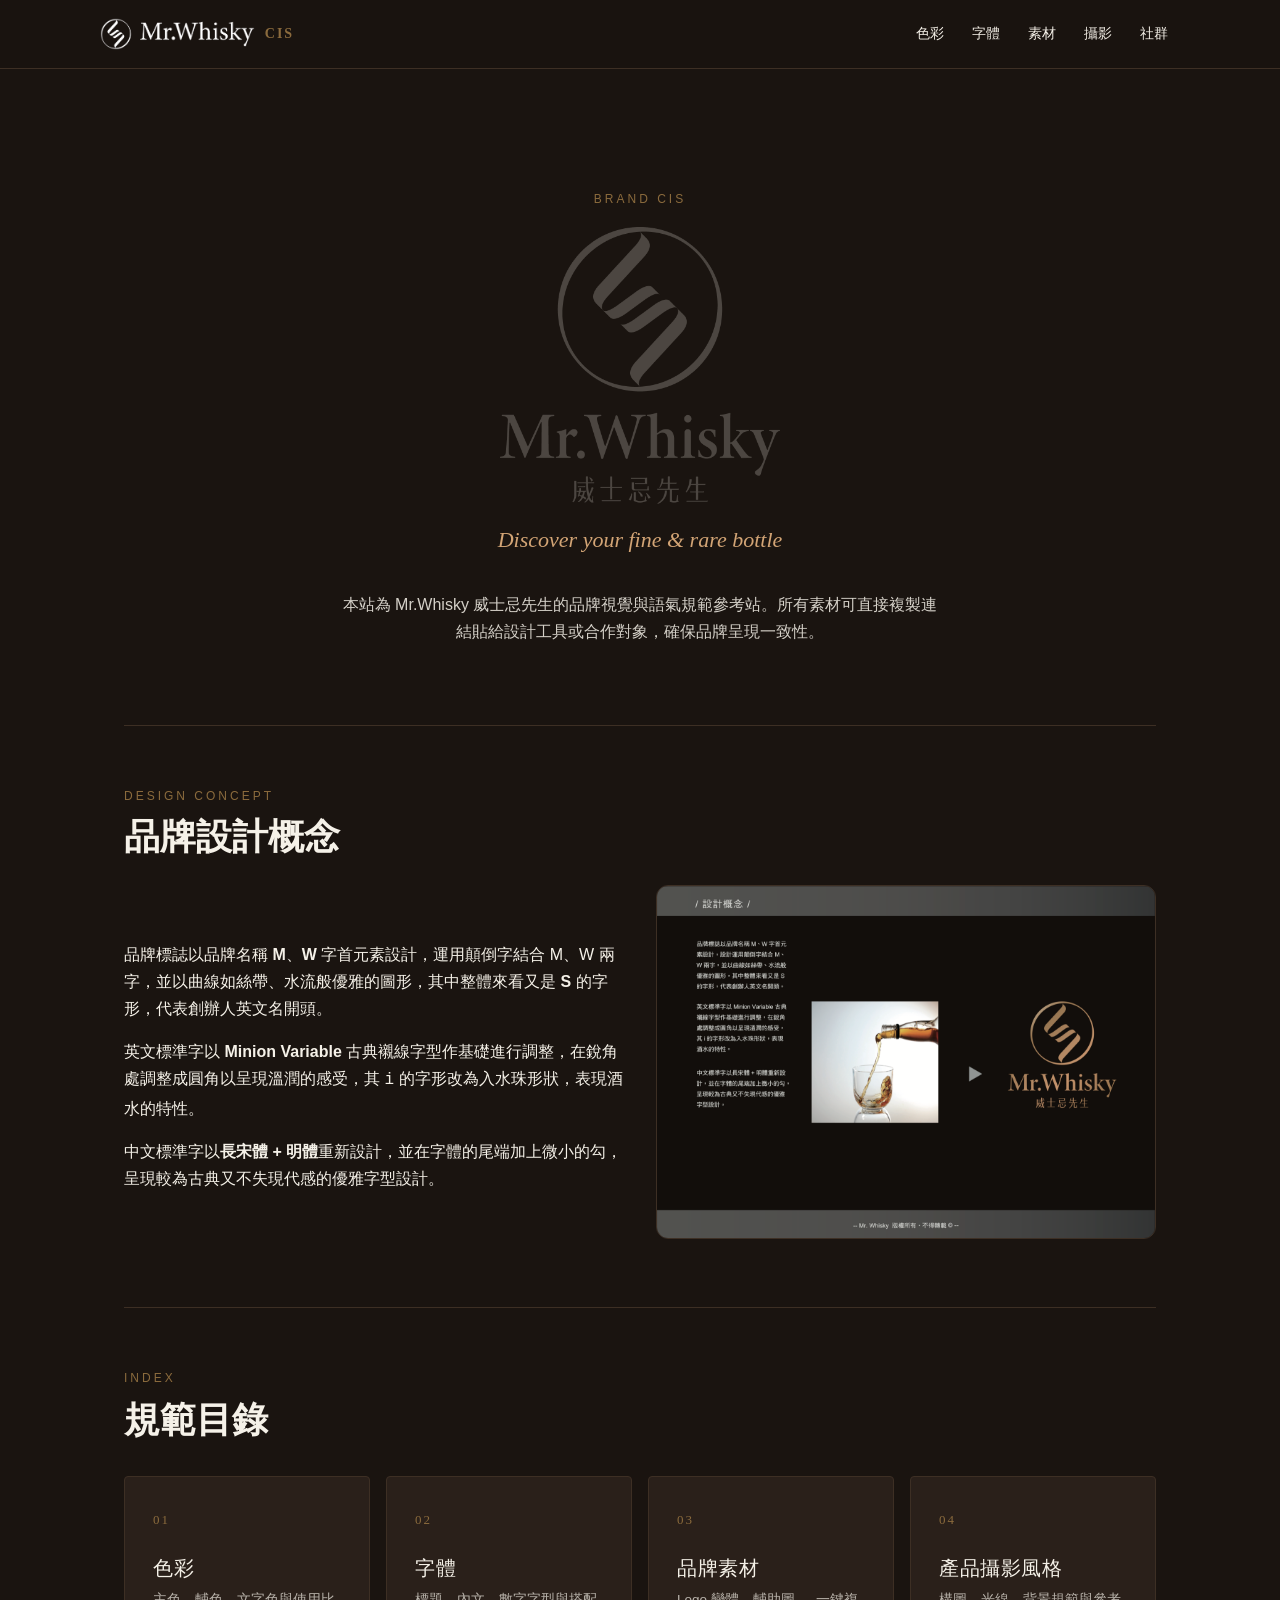
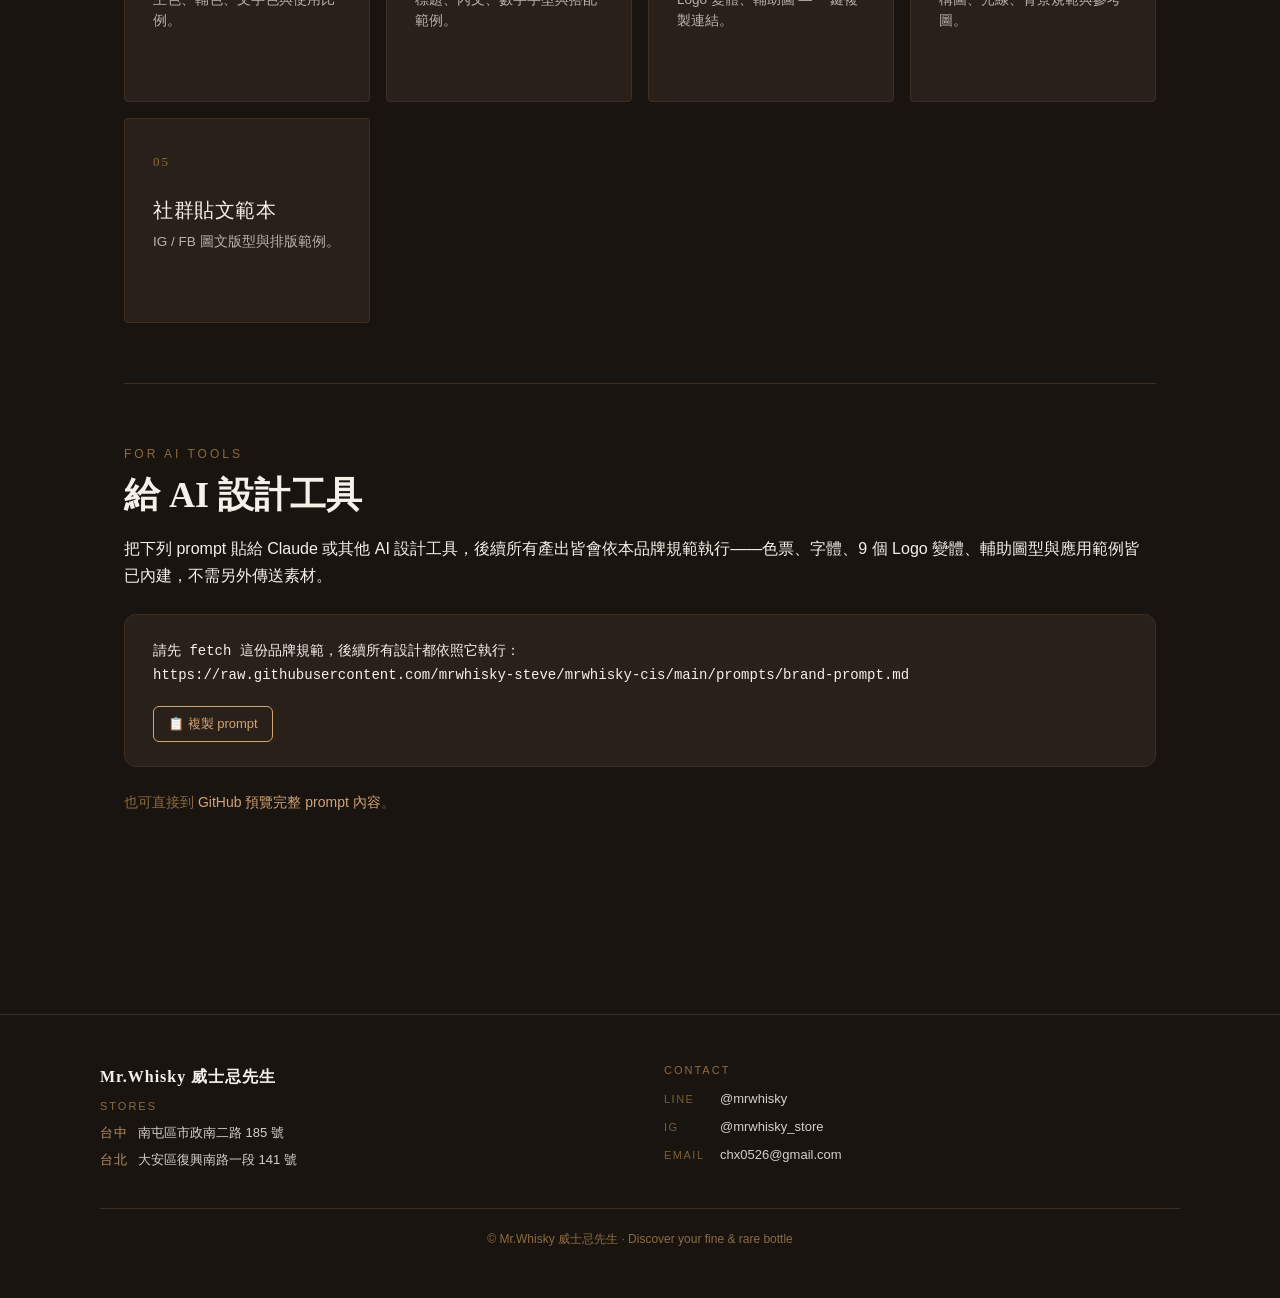
<file: index.html>
<!DOCTYPE html>
<html lang="zh-Hant">
<head>
  <meta charset="UTF-8">
  <meta name="viewport" content="width=device-width, initial-scale=1">
  <title>Mr.Whisky CIS · 品牌規範參考站</title>
  <meta name="description" content="Mr.Whisky 威士忌先生品牌規範參考站">
  <link rel="stylesheet" href="style.css">
</head>
<body>
  <header class="nav">
    <div class="nav-inner">
      <a href="index.html" class="brand"><img src="assets/logos/logo-white.png" alt="Mr.Whisky" class="brand-logo-img"><span class="brand-cis-suffix">CIS</span></a>
      <nav class="menu">
        <a href="colors.html">色彩</a>
        <a href="typography.html">字體</a>
        <a href="assets.html">素材</a>
        <a href="photography.html">攝影</a>
        <a href="social.html">社群</a>
      </nav>
    </div>
  </header>

  <main>
    <section class="hero">
      <div class="label">Brand CIS</div>
      <h1 class="hero-logo-h1">
        <span class="hero-logo-mask" role="img" aria-label="Mr.Whisky 威士忌先生"></span>
        <span class="visually-hidden">Mr.Whisky 威士忌先生</span>
      </h1>
      <div class="tagline">Discover your fine &amp; rare bottle</div>
      <p>本站為 Mr.Whisky 威士忌先生的品牌視覺與語氣規範參考站。所有素材可直接複製連結貼給設計工具或合作對象，確保品牌呈現一致性。</p>
    </section>

    <section class="section">
      <div class="label">Design Concept</div>
      <h2>品牌設計概念</h2>

      <div style="display:grid;grid-template-columns:repeat(auto-fit,minmax(280px,1fr));gap:32px;align-items:center;margin-top:24px">
        <div>
          <p style="margin-bottom:16px">品牌標誌以品牌名稱 <strong>M</strong>、<strong>W</strong> 字首元素設計，運用顛倒字結合 M、W 兩字，並以曲線如絲帶、水流般優雅的圖形，其中整體來看又是 <strong>S</strong> 的字形，代表創辦人英文名開頭。</p>

          <p style="margin-bottom:16px">英文標準字以 <strong>Minion Variable</strong> 古典襯線字型作基礎進行調整，在銳角處調整成圓角以呈現溫潤的感受，其 <code>i</code> 的字形改為入水珠形狀，表現酒水的特性。</p>

          <p>中文標準字以<strong>長宋體 + 明體</strong>重新設計，並在字體的尾端加上微小的勾，呈現較為古典又不失現代感的優雅字型設計。</p>
        </div>
        <div>
          <img src="assets/illustrations/design-concept.png" alt="設計概念視覺" style="width:100%;border-radius:12px;border:1px solid var(--border)">
        </div>
      </div>
    </section>

    <section class="section">
      <div class="label">Index</div>
      <h2>規範目錄</h2>

      <div class="card-grid">
        <a href="colors.html" class="card">
          <span class="card-num">01</span>
          <h3>色彩</h3>
          <p>主色、輔色、文字色與使用比例。</p>
          <span class="card-arrow">VIEW →</span>
        </a>

        <a href="typography.html" class="card">
          <span class="card-num">02</span>
          <h3>字體</h3>
          <p>標題、內文、數字字型與搭配範例。</p>
          <span class="card-arrow">VIEW →</span>
        </a>

        <a href="assets.html" class="card">
          <span class="card-num">03</span>
          <h3>品牌素材</h3>
          <p>Logo 變體、輔助圖 — 一鍵複製連結。</p>
          <span class="card-arrow">VIEW →</span>
        </a>

        <a href="photography.html" class="card">
          <span class="card-num">04</span>
          <h3>產品攝影風格</h3>
          <p>構圖、光線、背景規範與參考圖。</p>
          <span class="card-arrow">VIEW →</span>
        </a>

        <a href="social.html" class="card">
          <span class="card-num">05</span>
          <h3>社群貼文範本</h3>
          <p>IG / FB 圖文版型與排版範例。</p>
          <span class="card-arrow">VIEW →</span>
        </a>

      </div>
    </section>

    <section class="section" id="for-ai">
      <div class="label">For AI Tools</div>
      <h2>給 AI 設計工具</h2>
      <p>把下列 prompt 貼給 Claude 或其他 AI 設計工具，後續所有產出皆會依本品牌規範執行——色票、字體、9 個 Logo 變體、輔助圖型與應用範例皆已內建，不需另外傳送素材。</p>

      <div style="background:var(--bg-card);border:1px solid var(--border);border-radius:12px;padding:24px 28px;margin-top:24px">
        <pre style="font-family:ui-monospace,'SF Mono',Menlo,monospace;font-size:14px;line-height:1.75;color:var(--cream);white-space:pre-wrap;word-break:break-word;margin:0 0 18px 0">請先 fetch 這份品牌規範，後續所有設計都依照它執行：
https://raw.githubusercontent.com/mrwhisky-steve/mrwhisky-cis/main/prompts/brand-prompt.md</pre>
        <button class="btn" onclick="copyText(this, '請先 fetch 這份品牌規範，後續所有設計都依照它執行：\nhttps://raw.githubusercontent.com/mrwhisky-steve/mrwhisky-cis/main/prompts/brand-prompt.md')">📋 複製 prompt</button>
      </div>

      <p style="margin-top:24px;color:var(--muted);font-size:14px">也可直接到 <a href="https://github.com/mrwhisky-steve/mrwhisky-cis/blob/main/prompts/brand-prompt.md" style="color:var(--gold)">GitHub 預覽完整 prompt 內容</a>。</p>
    </section>
  </main>

  <footer>
    <div class="footer-inner">
      <div class="footer-block">
        <div class="footer-brand">Mr.Whisky 威士忌先生</div>
        <h4>Stores</h4>
        <div class="footer-store"><span class="city">台中</span>南屯區市政南二路 185 號</div>
        <div class="footer-store"><span class="city">台北</span>大安區復興南路一段 141 號</div>
      </div>
      <div class="footer-block">
        <h4>Contact</h4>
        <ul class="footer-contact">
          <li><span class="label">Line</span><a href="https://line.me/R/ti/p/@mrwhisky">@mrwhisky</a></li>
          <li><span class="label">IG</span><a href="https://www.instagram.com/mrwhisky_store">@mrwhisky_store</a></li>
          <li><span class="label">Email</span><a href="mailto:chx0526@gmail.com">chx0526@gmail.com</a></li>
        </ul>
      </div>
    </div>
    <div class="footer-bottom">© Mr.Whisky 威士忌先生 · Discover your fine &amp; rare bottle</div>
  </footer>

  <script src="copy.js"></script>
</body>
</html>
</file>
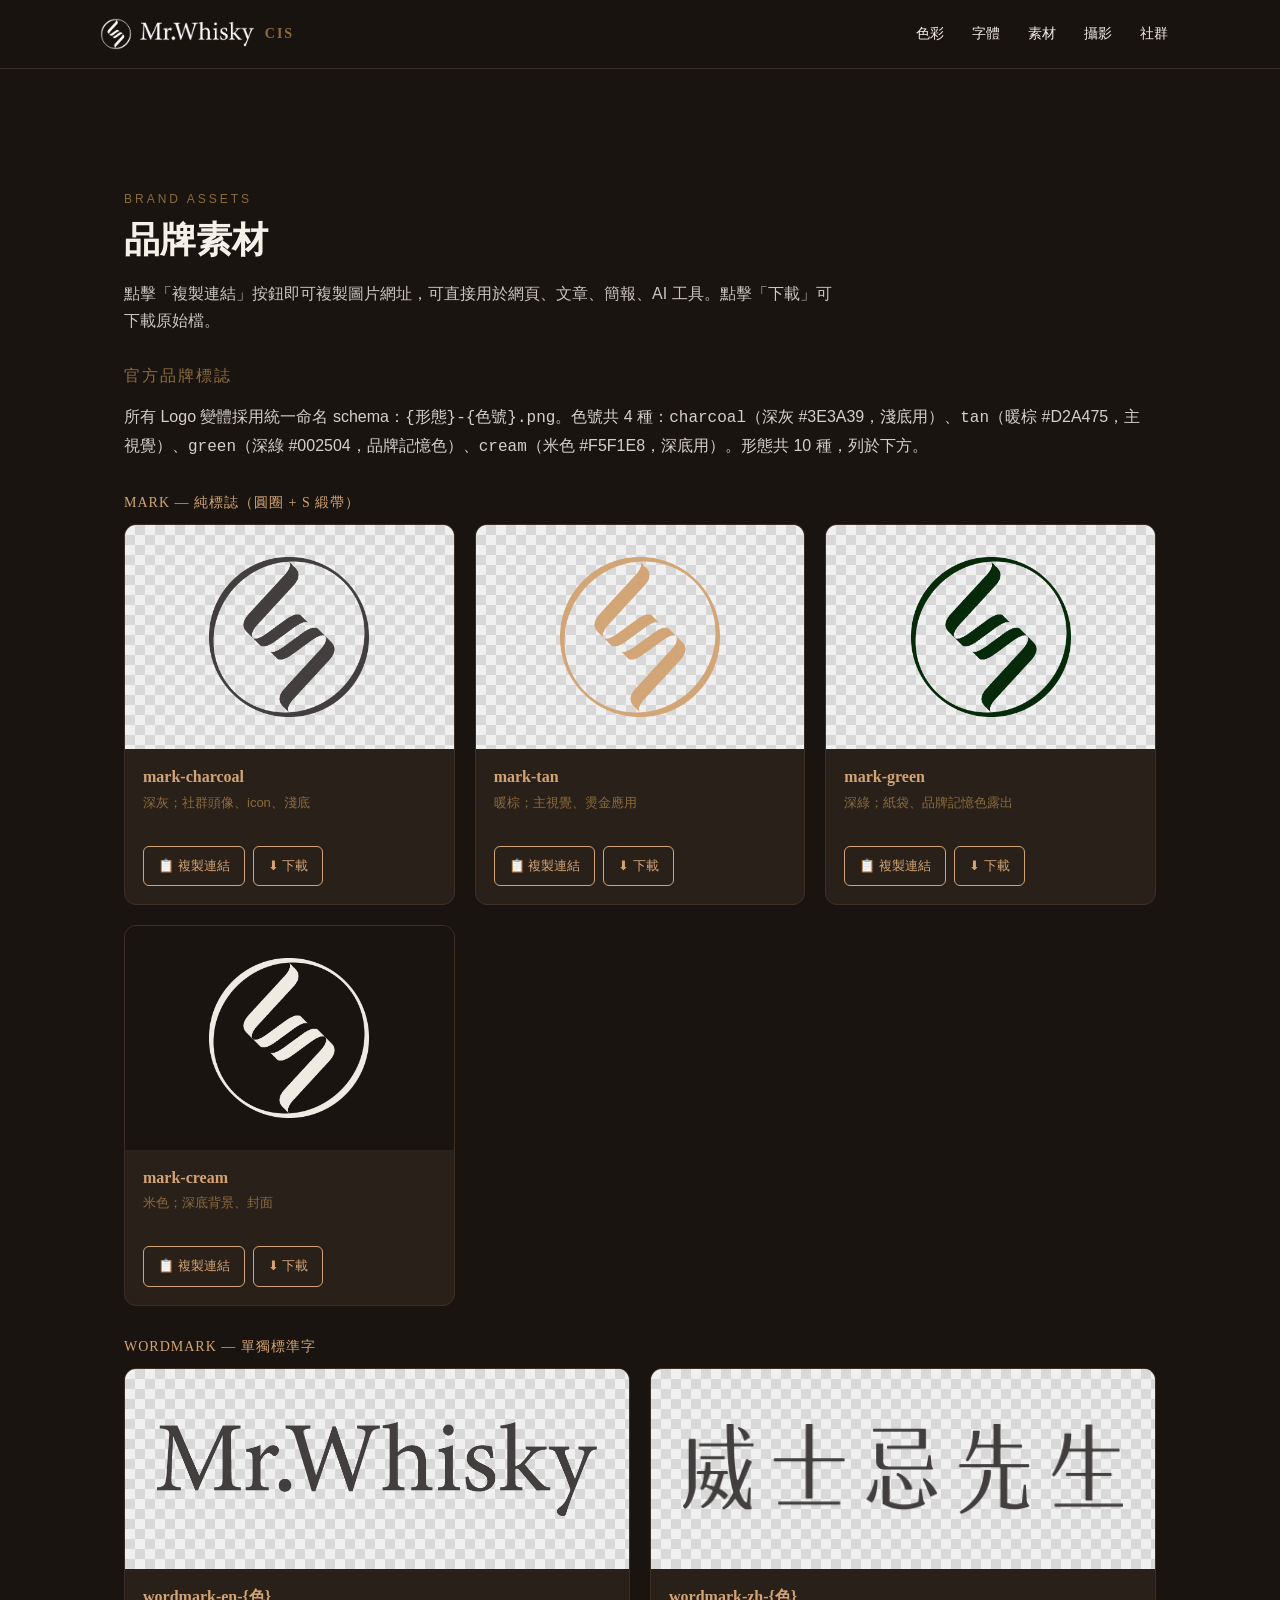
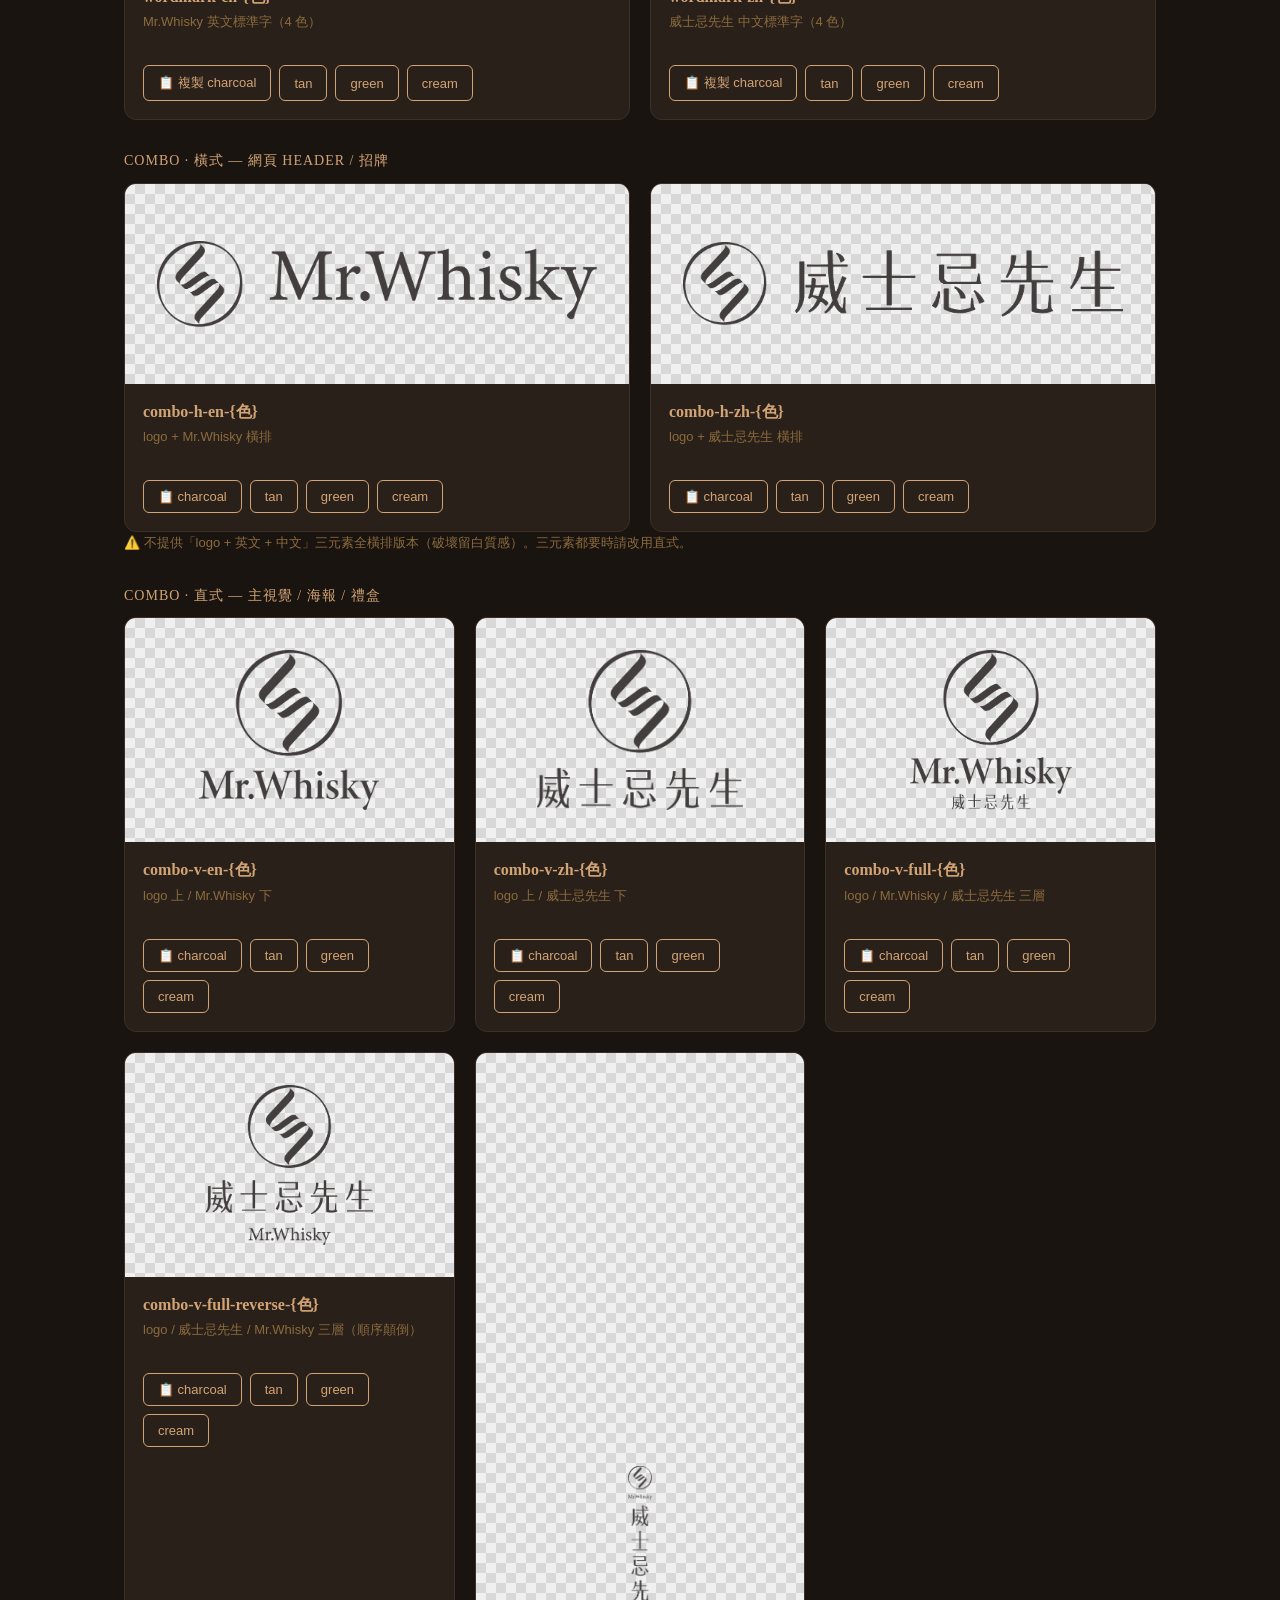
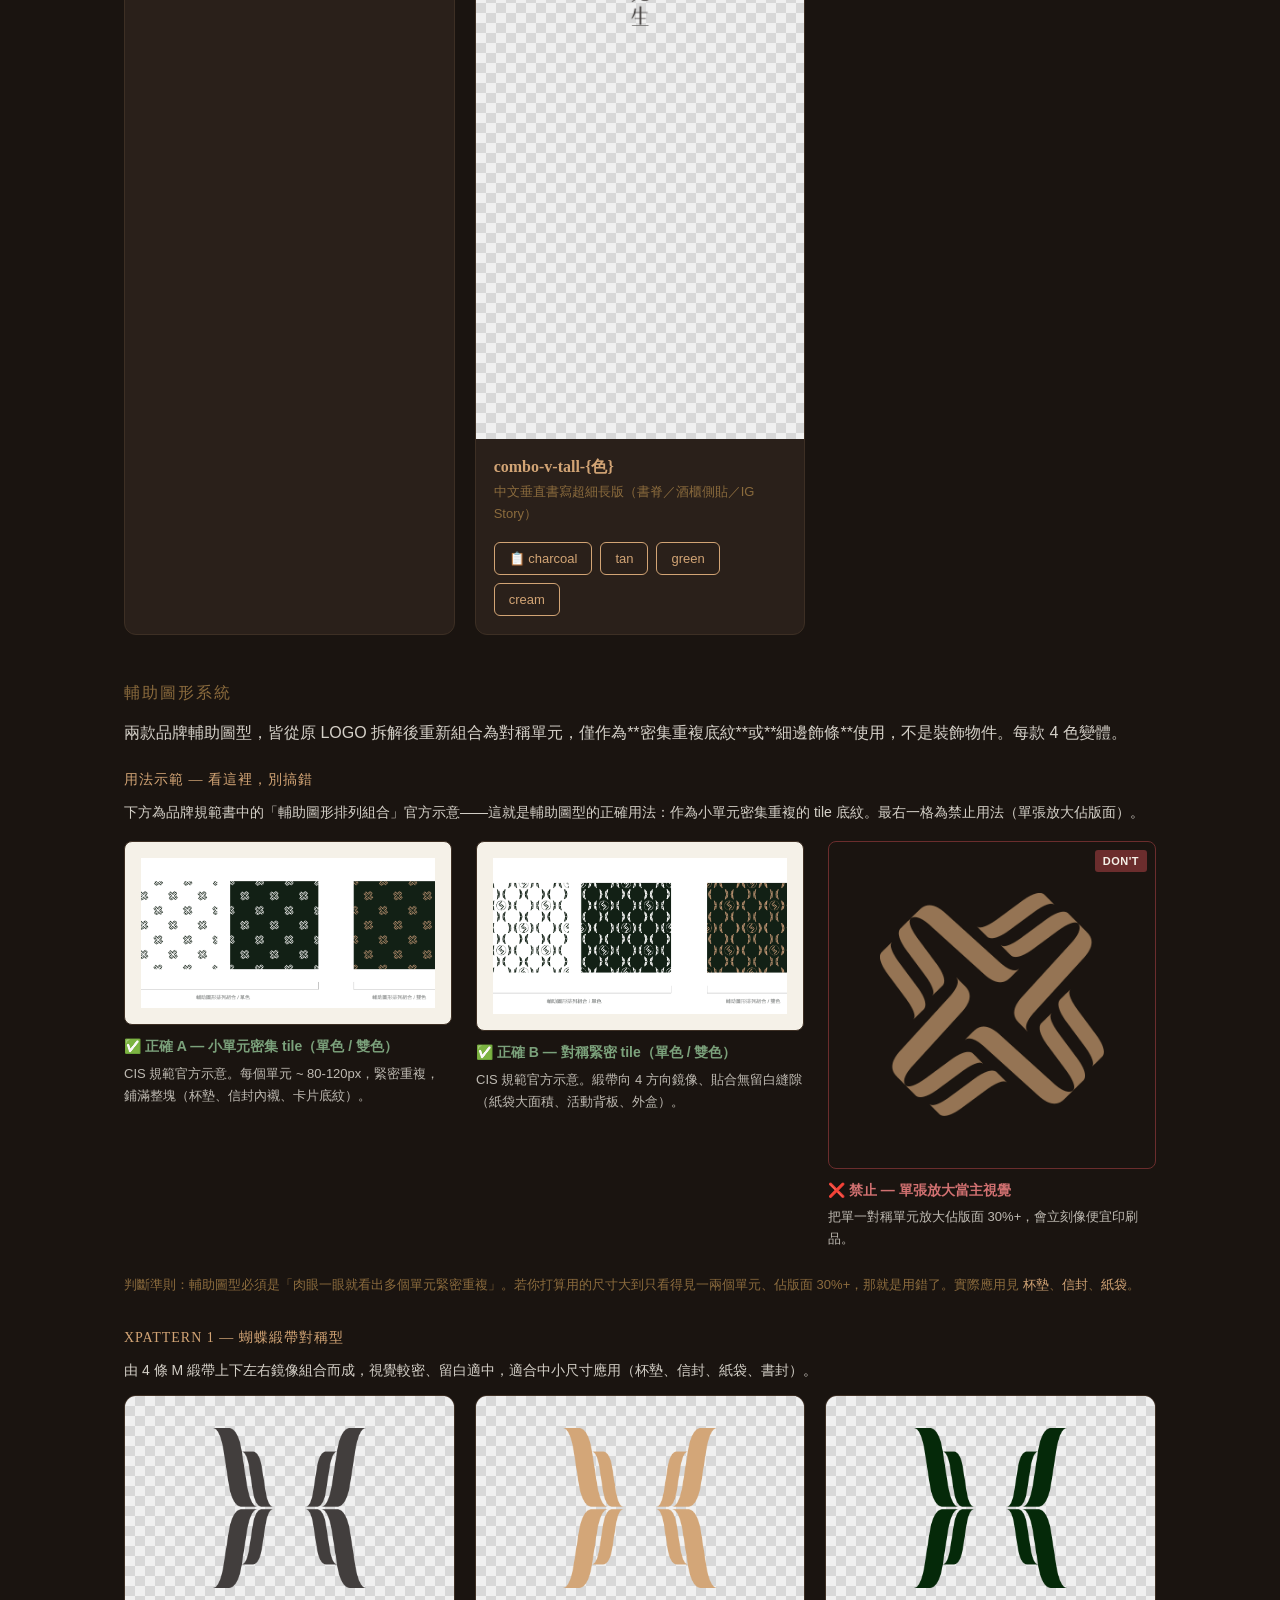
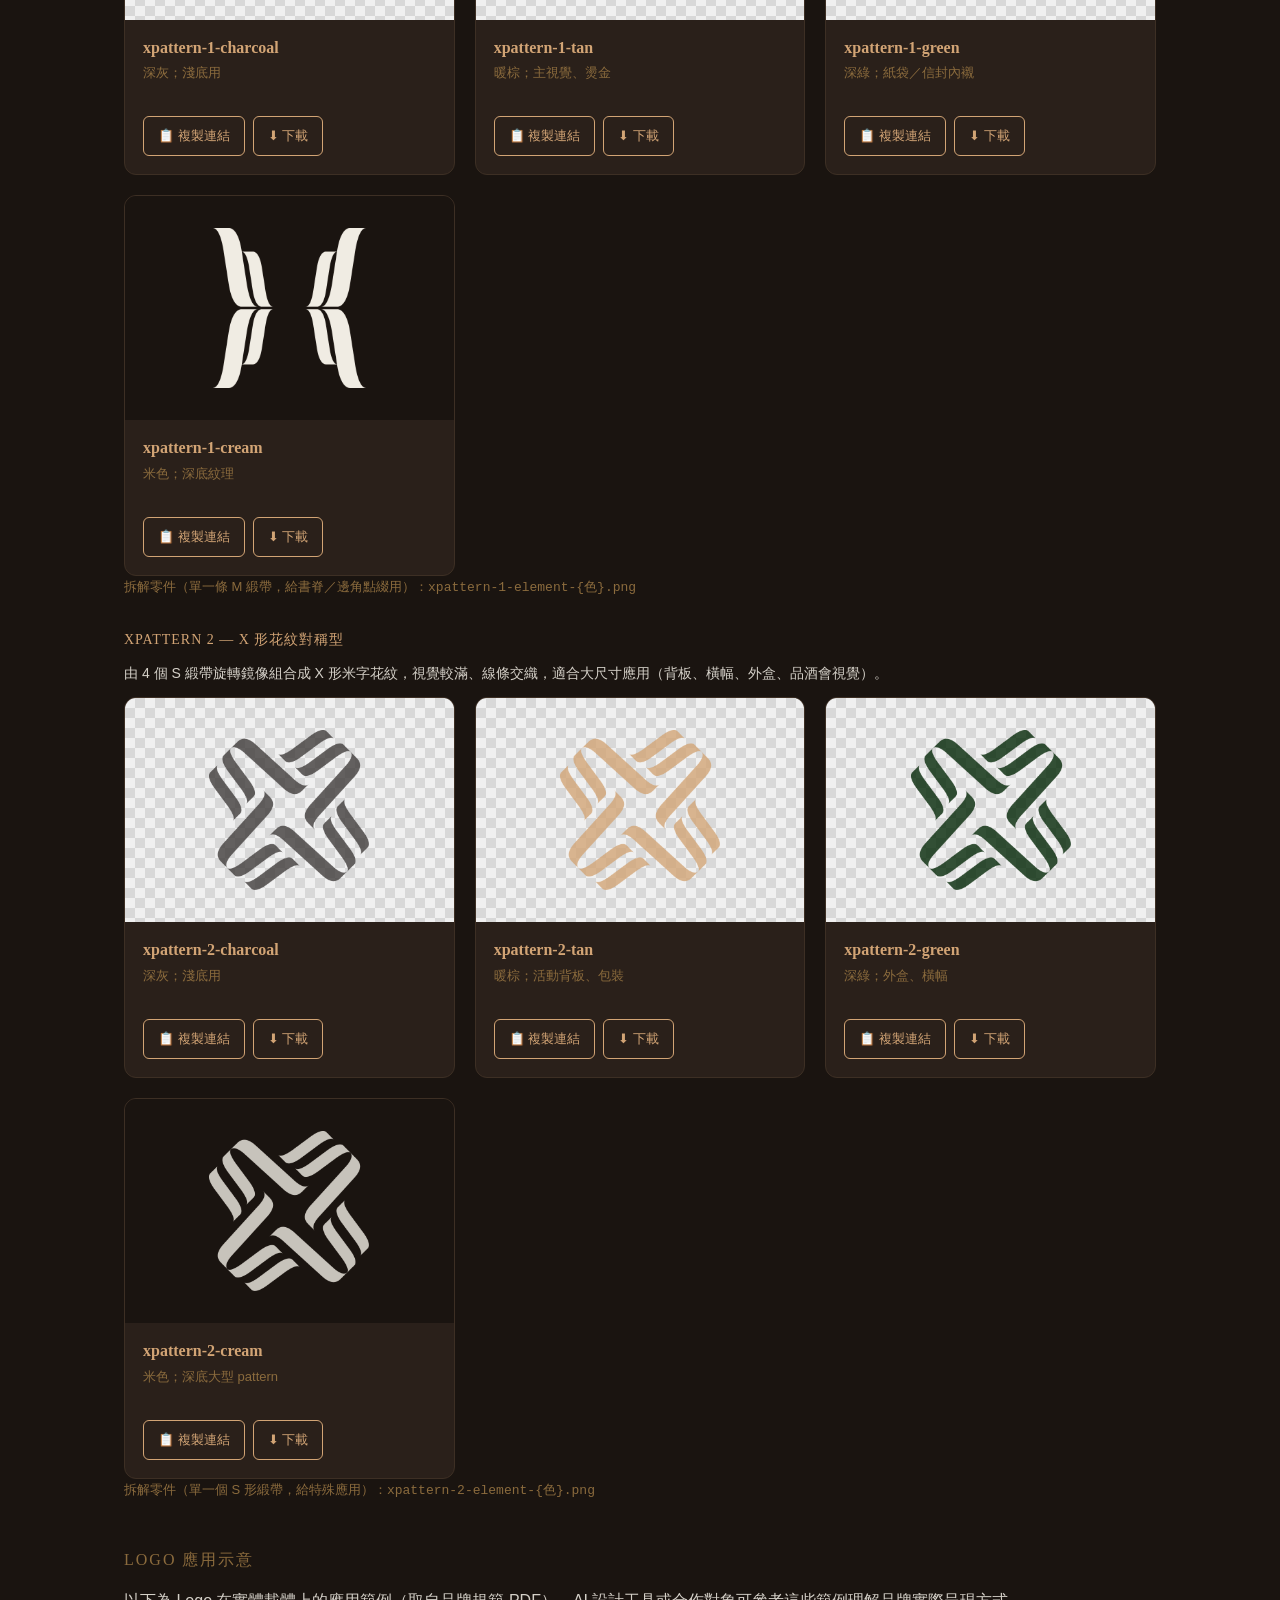
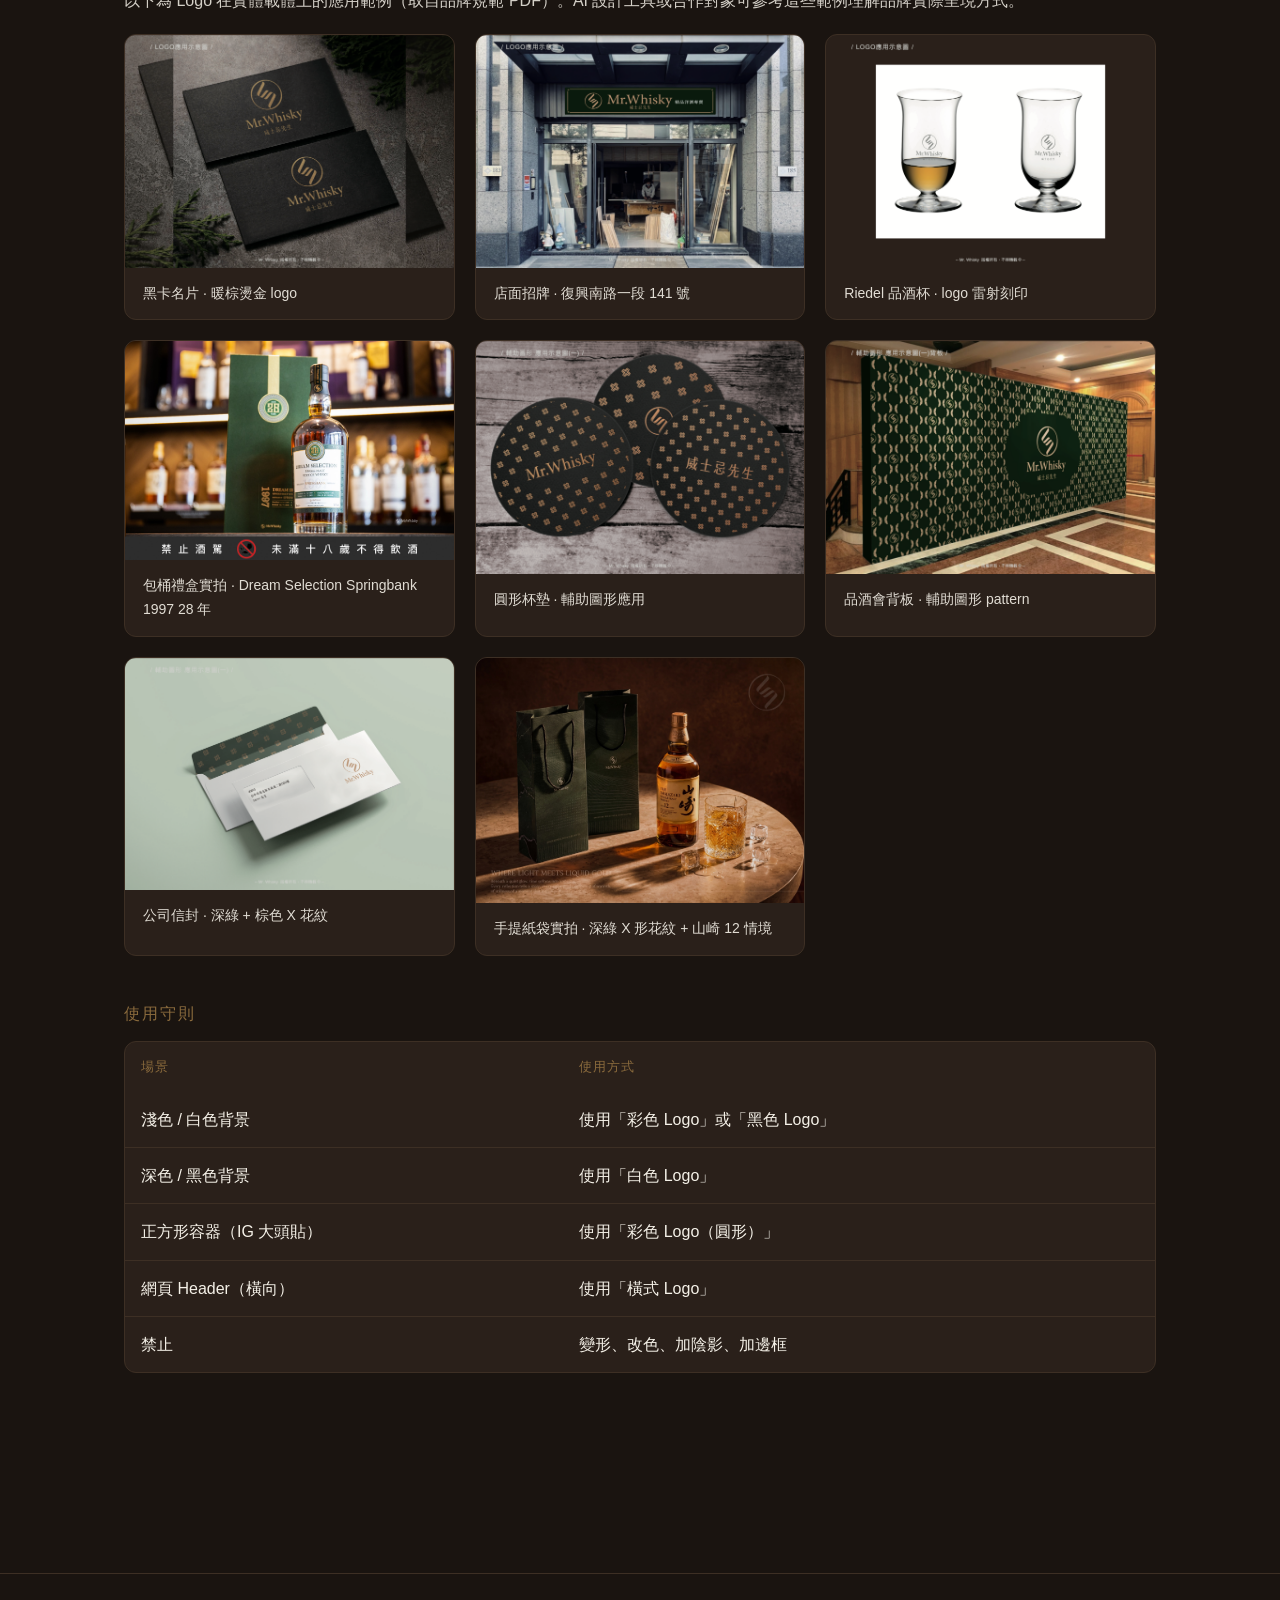
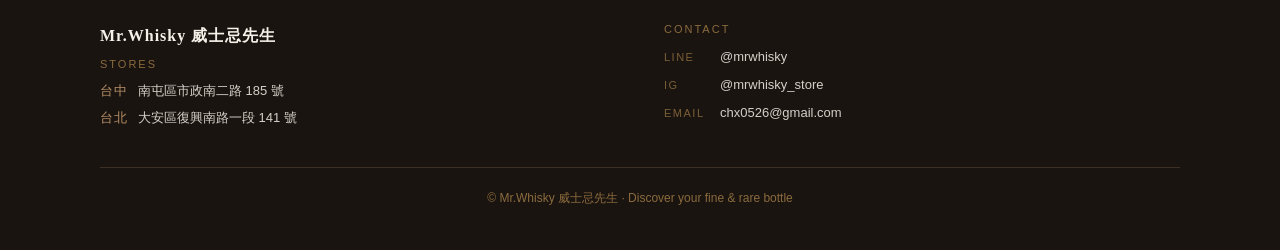
<file: assets.html>
<!DOCTYPE html>
<html lang="zh-Hant">
<head>
  <meta charset="UTF-8">
  <meta name="viewport" content="width=device-width, initial-scale=1">
  <title>Mr.Whisky CIS · 品牌素材</title>
  <meta name="description" content="Mr.Whisky 威士忌先生品牌規範參考站">
  <link rel="stylesheet" href="style.css">
</head>
<body>
  <header class="nav">
    <div class="nav-inner">
      <a href="index.html" class="brand"><img src="assets/logos/logo-white.png" alt="Mr.Whisky" class="brand-logo-img"><span class="brand-cis-suffix">CIS</span></a>
      <nav class="menu">
        <a href="colors.html">色彩</a>
        <a href="typography.html">字體</a>
        <a href="assets.html">素材</a>
        <a href="photography.html">攝影</a>
        <a href="social.html">社群</a>
      </nav>
    </div>
  </header>

  <main>
    <section class="section">
      <div class="label">Brand Assets</div>
      <h2>品牌素材</h2>
      <p class="description">點擊「複製連結」按鈕即可複製圖片網址，可直接用於網頁、文章、簡報、AI 工具。點擊「下載」可下載原始檔。</p>

      <h3 style="margin: 24px 0 16px; color: var(--muted); font-size: 16px; font-weight: 400; letter-spacing: 2px; text-transform: uppercase;">官方品牌標誌</h3>
      <p style="margin-bottom: 20px; opacity: 0.85;">所有 Logo 變體採用統一命名 schema：<code>{形態}-{色號}.png</code>。色號共 4 種：<code>charcoal</code>（深灰 #3E3A39，淺底用）、<code>tan</code>（暖棕 #D2A475，主視覺）、<code>green</code>（深綠 #002504，品牌記憶色）、<code>cream</code>（米色 #F5F1E8，深底用）。形態共 10 種，列於下方。</p>

      <h4 style="margin: 32px 0 12px; color: var(--gold); font-size: 14px; font-weight: 500; letter-spacing: 1px; text-transform: uppercase;">Mark — 純標誌（圓圈 + S 緞帶）</h4>
      <div class="asset-grid">
        <div class="asset-card"><div class="preview"><img src="assets/logos/mark-charcoal.png" alt="mark-charcoal"></div><div class="info"><h3>mark-charcoal</h3><p class="usage">深灰；社群頭像、icon、淺底</p><div class="btn-group"><button class="btn" onclick="copyAssetUrl(this, 'assets/logos/mark-charcoal.png')">📋 複製連結</button><a class="btn" href="assets/logos/mark-charcoal.png" download>⬇ 下載</a></div></div></div>
        <div class="asset-card"><div class="preview"><img src="assets/logos/mark-tan.png" alt="mark-tan"></div><div class="info"><h3>mark-tan</h3><p class="usage">暖棕；主視覺、燙金應用</p><div class="btn-group"><button class="btn" onclick="copyAssetUrl(this, 'assets/logos/mark-tan.png')">📋 複製連結</button><a class="btn" href="assets/logos/mark-tan.png" download>⬇ 下載</a></div></div></div>
        <div class="asset-card"><div class="preview"><img src="assets/logos/mark-green.png" alt="mark-green"></div><div class="info"><h3>mark-green</h3><p class="usage">深綠；紙袋、品牌記憶色露出</p><div class="btn-group"><button class="btn" onclick="copyAssetUrl(this, 'assets/logos/mark-green.png')">📋 複製連結</button><a class="btn" href="assets/logos/mark-green.png" download>⬇ 下載</a></div></div></div>
        <div class="asset-card"><div class="preview dark-preview"><img src="assets/logos/mark-cream.png" alt="mark-cream"></div><div class="info"><h3>mark-cream</h3><p class="usage">米色；深底背景、封面</p><div class="btn-group"><button class="btn" onclick="copyAssetUrl(this, 'assets/logos/mark-cream.png')">📋 複製連結</button><a class="btn" href="assets/logos/mark-cream.png" download>⬇ 下載</a></div></div></div>
      </div>

      <h4 style="margin: 32px 0 12px; color: var(--gold); font-size: 14px; font-weight: 500; letter-spacing: 1px; text-transform: uppercase;">Wordmark — 單獨標準字</h4>
      <div class="asset-grid">
        <div class="asset-card"><div class="preview"><img src="assets/logos/wordmark-en-charcoal.png" alt="wordmark-en"></div><div class="info"><h3>wordmark-en-{色}</h3><p class="usage">Mr.Whisky 英文標準字（4 色）</p><div class="btn-group"><button class="btn" onclick="copyAssetUrl(this, 'assets/logos/wordmark-en-charcoal.png')">📋 複製 charcoal</button><button class="btn" onclick="copyAssetUrl(this, 'assets/logos/wordmark-en-tan.png')">tan</button><button class="btn" onclick="copyAssetUrl(this, 'assets/logos/wordmark-en-green.png')">green</button><button class="btn" onclick="copyAssetUrl(this, 'assets/logos/wordmark-en-cream.png')">cream</button></div></div></div>
        <div class="asset-card"><div class="preview"><img src="assets/logos/wordmark-zh-charcoal.png" alt="wordmark-zh"></div><div class="info"><h3>wordmark-zh-{色}</h3><p class="usage">威士忌先生 中文標準字（4 色）</p><div class="btn-group"><button class="btn" onclick="copyAssetUrl(this, 'assets/logos/wordmark-zh-charcoal.png')">📋 複製 charcoal</button><button class="btn" onclick="copyAssetUrl(this, 'assets/logos/wordmark-zh-tan.png')">tan</button><button class="btn" onclick="copyAssetUrl(this, 'assets/logos/wordmark-zh-green.png')">green</button><button class="btn" onclick="copyAssetUrl(this, 'assets/logos/wordmark-zh-cream.png')">cream</button></div></div></div>
      </div>

      <h4 style="margin: 32px 0 12px; color: var(--gold); font-size: 14px; font-weight: 500; letter-spacing: 1px; text-transform: uppercase;">Combo · 橫式 — 網頁 header / 招牌</h4>
      <div class="asset-grid">
        <div class="asset-card"><div class="preview"><img src="assets/logos/combo-h-en-charcoal.png" alt="combo-h-en"></div><div class="info"><h3>combo-h-en-{色}</h3><p class="usage">logo + Mr.Whisky 橫排</p><div class="btn-group"><button class="btn" onclick="copyAssetUrl(this, 'assets/logos/combo-h-en-charcoal.png')">📋 charcoal</button><button class="btn" onclick="copyAssetUrl(this, 'assets/logos/combo-h-en-tan.png')">tan</button><button class="btn" onclick="copyAssetUrl(this, 'assets/logos/combo-h-en-green.png')">green</button><button class="btn" onclick="copyAssetUrl(this, 'assets/logos/combo-h-en-cream.png')">cream</button></div></div></div>
        <div class="asset-card"><div class="preview"><img src="assets/logos/combo-h-zh-charcoal.png" alt="combo-h-zh"></div><div class="info"><h3>combo-h-zh-{色}</h3><p class="usage">logo + 威士忌先生 橫排</p><div class="btn-group"><button class="btn" onclick="copyAssetUrl(this, 'assets/logos/combo-h-zh-charcoal.png')">📋 charcoal</button><button class="btn" onclick="copyAssetUrl(this, 'assets/logos/combo-h-zh-tan.png')">tan</button><button class="btn" onclick="copyAssetUrl(this, 'assets/logos/combo-h-zh-green.png')">green</button><button class="btn" onclick="copyAssetUrl(this, 'assets/logos/combo-h-zh-cream.png')">cream</button></div></div></div>
      </div>
      <p style="font-size:13px;color:var(--muted);margin-bottom:24px">⚠️ 不提供「logo + 英文 + 中文」三元素全橫排版本（破壞留白質感）。三元素都要時請改用直式。</p>

      <h4 style="margin: 32px 0 12px; color: var(--gold); font-size: 14px; font-weight: 500; letter-spacing: 1px; text-transform: uppercase;">Combo · 直式 — 主視覺 / 海報 / 禮盒</h4>
      <div class="asset-grid">
        <div class="asset-card"><div class="preview"><img src="assets/logos/combo-v-en-charcoal.png" alt="combo-v-en"></div><div class="info"><h3>combo-v-en-{色}</h3><p class="usage">logo 上 / Mr.Whisky 下</p><div class="btn-group"><button class="btn" onclick="copyAssetUrl(this, 'assets/logos/combo-v-en-charcoal.png')">📋 charcoal</button><button class="btn" onclick="copyAssetUrl(this, 'assets/logos/combo-v-en-tan.png')">tan</button><button class="btn" onclick="copyAssetUrl(this, 'assets/logos/combo-v-en-green.png')">green</button><button class="btn" onclick="copyAssetUrl(this, 'assets/logos/combo-v-en-cream.png')">cream</button></div></div></div>
        <div class="asset-card"><div class="preview"><img src="assets/logos/combo-v-zh-charcoal.png" alt="combo-v-zh"></div><div class="info"><h3>combo-v-zh-{色}</h3><p class="usage">logo 上 / 威士忌先生 下</p><div class="btn-group"><button class="btn" onclick="copyAssetUrl(this, 'assets/logos/combo-v-zh-charcoal.png')">📋 charcoal</button><button class="btn" onclick="copyAssetUrl(this, 'assets/logos/combo-v-zh-tan.png')">tan</button><button class="btn" onclick="copyAssetUrl(this, 'assets/logos/combo-v-zh-green.png')">green</button><button class="btn" onclick="copyAssetUrl(this, 'assets/logos/combo-v-zh-cream.png')">cream</button></div></div></div>
        <div class="asset-card"><div class="preview"><img src="assets/logos/combo-v-full-charcoal.png" alt="combo-v-full"></div><div class="info"><h3>combo-v-full-{色}</h3><p class="usage">logo / Mr.Whisky / 威士忌先生 三層</p><div class="btn-group"><button class="btn" onclick="copyAssetUrl(this, 'assets/logos/combo-v-full-charcoal.png')">📋 charcoal</button><button class="btn" onclick="copyAssetUrl(this, 'assets/logos/combo-v-full-tan.png')">tan</button><button class="btn" onclick="copyAssetUrl(this, 'assets/logos/combo-v-full-green.png')">green</button><button class="btn" onclick="copyAssetUrl(this, 'assets/logos/combo-v-full-cream.png')">cream</button></div></div></div>
        <div class="asset-card"><div class="preview"><img src="assets/logos/combo-v-full-reverse-charcoal.png" alt="combo-v-full-reverse"></div><div class="info"><h3>combo-v-full-reverse-{色}</h3><p class="usage">logo / 威士忌先生 / Mr.Whisky 三層（順序顛倒）</p><div class="btn-group"><button class="btn" onclick="copyAssetUrl(this, 'assets/logos/combo-v-full-reverse-charcoal.png')">📋 charcoal</button><button class="btn" onclick="copyAssetUrl(this, 'assets/logos/combo-v-full-reverse-tan.png')">tan</button><button class="btn" onclick="copyAssetUrl(this, 'assets/logos/combo-v-full-reverse-green.png')">green</button><button class="btn" onclick="copyAssetUrl(this, 'assets/logos/combo-v-full-reverse-cream.png')">cream</button></div></div></div>
        <div class="asset-card"><div class="preview" style="aspect-ratio:1/3"><img src="assets/logos/combo-v-tall-charcoal.png" alt="combo-v-tall" style="object-fit:contain"></div><div class="info"><h3>combo-v-tall-{色}</h3><p class="usage">中文垂直書寫超細長版（書脊／酒櫃側貼／IG Story）</p><div class="btn-group"><button class="btn" onclick="copyAssetUrl(this, 'assets/logos/combo-v-tall-charcoal.png')">📋 charcoal</button><button class="btn" onclick="copyAssetUrl(this, 'assets/logos/combo-v-tall-tan.png')">tan</button><button class="btn" onclick="copyAssetUrl(this, 'assets/logos/combo-v-tall-green.png')">green</button><button class="btn" onclick="copyAssetUrl(this, 'assets/logos/combo-v-tall-cream.png')">cream</button></div></div></div>
      </div>

      <h3 style="margin: 48px 0 16px; color: var(--muted); font-size: 16px; font-weight: 400; letter-spacing: 2px; text-transform: uppercase;">輔助圖形系統</h3>
      <p style="margin-bottom: 20px; opacity: 0.85;">兩款品牌輔助圖型，皆從原 LOGO 拆解後重新組合為對稱單元，僅作為**密集重複底紋**或**細邊飾條**使用，不是裝飾物件。每款 4 色變體。</p>

      <h4 style="margin: 24px 0 12px; color: var(--gold); font-size: 14px; font-weight: 500; letter-spacing: 1px; text-transform: uppercase;">用法示範 — 看這裡，別搞錯</h4>
      <p style="margin-bottom: 16px; font-size: 14px; opacity: 0.85;">下方為品牌規範書中的「輔助圖形排列組合」官方示意——這就是輔助圖型的正確用法：作為小單元密集重複的 tile 底紋。最右一格為禁止用法（單張放大佔版面）。</p>
      <div style="display:grid;grid-template-columns:repeat(auto-fit,minmax(280px,1fr));gap:24px;margin-bottom:16px">

        <div>
          <div style="background:#F5F1E8;border-radius:8px;border:1px solid var(--border);overflow:hidden;padding:16px"><img src="assets/illustrations/xpattern-1-tile-spec.png" alt="XPattern 排列組合 範例 1" style="display:block;width:100%;height:auto"></div>
          <p style="margin:10px 0 4px;color:#7BA17B;font-size:14px;font-weight:600">✅ 正確 A — 小單元密集 tile（單色 / 雙色）</p>
          <p style="margin:0 0 8px;font-size:13px;opacity:0.75">CIS 規範官方示意。每個單元 ~ 80-120px，緊密重複，鋪滿整塊（杯墊、信封內襯、卡片底紋）。</p>
        </div>

        <div>
          <div style="background:#F5F1E8;border-radius:8px;border:1px solid var(--border);overflow:hidden;padding:16px"><img src="assets/illustrations/xpattern-2-tile-spec.png" alt="XPattern 排列組合 範例 2" style="display:block;width:100%;height:auto"></div>
          <p style="margin:10px 0 4px;color:#7BA17B;font-size:14px;font-weight:600">✅ 正確 B — 對稱緊密 tile（單色 / 雙色）</p>
          <p style="margin:0 0 8px;font-size:13px;opacity:0.75">CIS 規範官方示意。緞帶向 4 方向鏡像、貼合無留白縫隙（紙袋大面積、活動背板、外盒）。</p>
        </div>

        <div>
          <div style="aspect-ratio:1/1;background-color:#1A1410;border-radius:8px;border:1px solid #6B2D2D;display:flex;align-items:center;justify-content:center;padding:20px;position:relative">
            <img src="assets/illustrations/xpattern-2-tan.png" style="max-width:78%;max-height:78%;display:block;opacity:0.85" alt="wrong usage">
            <div style="position:absolute;top:8px;right:8px;background:#6B2D2D;color:var(--cream);font-size:11px;padding:2px 8px;border-radius:3px;letter-spacing:0.5px;font-weight:600">DON'T</div>
          </div>
          <p style="margin:10px 0 4px;color:#D17171;font-size:14px;font-weight:600">❌ 禁止 — 單張放大當主視覺</p>
          <p style="margin:0 0 8px;font-size:13px;opacity:0.75">把單一對稱單元放大佔版面 30%+，會立刻像便宜印刷品。</p>
        </div>
      </div>
      <p style="font-size:13px;color:var(--muted);margin-bottom:32px">判斷準則：輔助圖型必須是「肉眼一眼就看出多個單元緊密重複」。若你打算用的尺寸大到只看得見一兩個單元、佔版面 30%+，那就是用錯了。實際應用見 <a href="assets/illustrations/logo-application-coaster.png" style="color:var(--gold)">杯墊</a>、<a href="assets/illustrations/logo-application-envelope.png" style="color:var(--gold)">信封</a>、<a href="assets/illustrations/logo-application-paperbag.png" style="color:var(--gold)">紙袋</a>。</p>

      <h4 style="margin: 24px 0 12px; color: var(--gold); font-size: 14px; font-weight: 500; letter-spacing: 1px; text-transform: uppercase;">XPattern 1 — 蝴蝶緞帶對稱型</h4>
      <p style="margin-bottom: 12px; font-size: 14px; opacity: 0.85;">由 4 條 M 緞帶上下左右鏡像組合而成，視覺較密、留白適中，適合中小尺寸應用（杯墊、信封、紙袋、書封）。</p>
      <div class="asset-grid">
        <div class="asset-card"><div class="preview"><img src="assets/illustrations/xpattern-1-charcoal.png" alt="xpattern-1-charcoal"></div><div class="info"><h3>xpattern-1-charcoal</h3><p class="usage">深灰；淺底用</p><div class="btn-group"><button class="btn" onclick="copyAssetUrl(this, 'assets/illustrations/xpattern-1-charcoal.png')">📋 複製連結</button><a class="btn" href="assets/illustrations/xpattern-1-charcoal.png" download>⬇ 下載</a></div></div></div>
        <div class="asset-card"><div class="preview"><img src="assets/illustrations/xpattern-1-tan.png" alt="xpattern-1-tan"></div><div class="info"><h3>xpattern-1-tan</h3><p class="usage">暖棕；主視覺、燙金</p><div class="btn-group"><button class="btn" onclick="copyAssetUrl(this, 'assets/illustrations/xpattern-1-tan.png')">📋 複製連結</button><a class="btn" href="assets/illustrations/xpattern-1-tan.png" download>⬇ 下載</a></div></div></div>
        <div class="asset-card"><div class="preview"><img src="assets/illustrations/xpattern-1-green.png" alt="xpattern-1-green"></div><div class="info"><h3>xpattern-1-green</h3><p class="usage">深綠；紙袋／信封內襯</p><div class="btn-group"><button class="btn" onclick="copyAssetUrl(this, 'assets/illustrations/xpattern-1-green.png')">📋 複製連結</button><a class="btn" href="assets/illustrations/xpattern-1-green.png" download>⬇ 下載</a></div></div></div>
        <div class="asset-card"><div class="preview dark-preview"><img src="assets/illustrations/xpattern-1-cream.png" alt="xpattern-1-cream"></div><div class="info"><h3>xpattern-1-cream</h3><p class="usage">米色；深底紋理</p><div class="btn-group"><button class="btn" onclick="copyAssetUrl(this, 'assets/illustrations/xpattern-1-cream.png')">📋 複製連結</button><a class="btn" href="assets/illustrations/xpattern-1-cream.png" download>⬇ 下載</a></div></div></div>
      </div>
      <p style="font-size:13px;color:var(--muted);margin-bottom:8px">拆解零件（單一條 M 緞帶，給書脊／邊角點綴用）：<code>xpattern-1-element-{色}.png</code></p>

      <h4 style="margin: 32px 0 12px; color: var(--gold); font-size: 14px; font-weight: 500; letter-spacing: 1px; text-transform: uppercase;">XPattern 2 — X 形花紋對稱型</h4>
      <p style="margin-bottom: 12px; font-size: 14px; opacity: 0.85;">由 4 個 S 緞帶旋轉鏡像組合成 X 形米字花紋，視覺較滿、線條交織，適合大尺寸應用（背板、橫幅、外盒、品酒會視覺）。</p>
      <div class="asset-grid">
        <div class="asset-card"><div class="preview"><img src="assets/illustrations/xpattern-2-charcoal.png" alt="xpattern-2-charcoal"></div><div class="info"><h3>xpattern-2-charcoal</h3><p class="usage">深灰；淺底用</p><div class="btn-group"><button class="btn" onclick="copyAssetUrl(this, 'assets/illustrations/xpattern-2-charcoal.png')">📋 複製連結</button><a class="btn" href="assets/illustrations/xpattern-2-charcoal.png" download>⬇ 下載</a></div></div></div>
        <div class="asset-card"><div class="preview"><img src="assets/illustrations/xpattern-2-tan.png" alt="xpattern-2-tan"></div><div class="info"><h3>xpattern-2-tan</h3><p class="usage">暖棕；活動背板、包裝</p><div class="btn-group"><button class="btn" onclick="copyAssetUrl(this, 'assets/illustrations/xpattern-2-tan.png')">📋 複製連結</button><a class="btn" href="assets/illustrations/xpattern-2-tan.png" download>⬇ 下載</a></div></div></div>
        <div class="asset-card"><div class="preview"><img src="assets/illustrations/xpattern-2-green.png" alt="xpattern-2-green"></div><div class="info"><h3>xpattern-2-green</h3><p class="usage">深綠；外盒、橫幅</p><div class="btn-group"><button class="btn" onclick="copyAssetUrl(this, 'assets/illustrations/xpattern-2-green.png')">📋 複製連結</button><a class="btn" href="assets/illustrations/xpattern-2-green.png" download>⬇ 下載</a></div></div></div>
        <div class="asset-card"><div class="preview dark-preview"><img src="assets/illustrations/xpattern-2-cream.png" alt="xpattern-2-cream"></div><div class="info"><h3>xpattern-2-cream</h3><p class="usage">米色；深底大型 pattern</p><div class="btn-group"><button class="btn" onclick="copyAssetUrl(this, 'assets/illustrations/xpattern-2-cream.png')">📋 複製連結</button><a class="btn" href="assets/illustrations/xpattern-2-cream.png" download>⬇ 下載</a></div></div></div>
      </div>
      <p style="font-size:13px;color:var(--muted);margin-bottom:32px">拆解零件（單一個 S 形緞帶，給特殊應用）：<code>xpattern-2-element-{色}.png</code></p>

      <h3 style="margin: 48px 0 16px; color: var(--muted); font-size: 16px; font-weight: 400; letter-spacing: 2px; text-transform: uppercase;">Logo 應用示意</h3>
      <p style="margin-bottom: 20px; opacity: 0.85;">以下為 Logo 在實體載體上的應用範例（取自品牌規範 PDF）。AI 設計工具或合作對象可參考這些範例理解品牌實際呈現方式。</p>
      <div class="photo-grid">
        <div class="photo-item">
          <img src="assets/illustrations/logo-application-business-card.png" alt="名片應用" style="width:100%;display:block">
          <div class="caption">黑卡名片 · 暖棕燙金 logo</div>
        </div>
        <div class="photo-item">
          <img src="assets/illustrations/logo-application-storefront.png" alt="店面招牌" style="width:100%;display:block">
          <div class="caption">店面招牌 · 復興南路一段 141 號</div>
        </div>
        <div class="photo-item">
          <img src="assets/illustrations/logo-application-glassware.png" alt="玻璃杯刻印" style="width:100%;display:block">
          <div class="caption">Riedel 品酒杯 · logo 雷射刻印</div>
        </div>
        <div class="photo-item">
          <img src="assets/photography/springbank-1997-01.jpg" alt="包桶禮盒實際應用" style="width:100%;display:block">
          <div class="caption">包桶禮盒實拍 · Dream Selection Springbank 1997 28 年</div>
        </div>
        <div class="photo-item">
          <img src="assets/illustrations/logo-application-coaster.png" alt="圓形杯墊" style="width:100%;display:block">
          <div class="caption">圓形杯墊 · 輔助圖形應用</div>
        </div>
        <div class="photo-item">
          <img src="assets/illustrations/logo-application-event-backdrop.png" alt="品酒會背板" style="width:100%;display:block">
          <div class="caption">品酒會背板 · 輔助圖形 pattern</div>
        </div>
        <div class="photo-item">
          <img src="assets/illustrations/logo-application-envelope.png" alt="信封" style="width:100%;display:block">
          <div class="caption">公司信封 · 深綠 + 棕色 X 花紋</div>
        </div>
        <div class="photo-item">
          <img src="assets/photography/paperbag-02.jpg" alt="手提紙袋實拍" style="width:100%;display:block">
          <div class="caption">手提紙袋實拍 · 深綠 X 形花紋 + 山崎 12 情境</div>
        </div>
      </div>

      <h3 style="margin: 48px 0 16px; color: var(--muted); font-size: 16px; font-weight: 400; letter-spacing: 2px; text-transform: uppercase;">使用守則</h3>
      <table>
        <thead>
          <tr><th>場景</th><th>使用方式</th></tr>
        </thead>
        <tbody>
          <tr><td>淺色 / 白色背景</td><td>使用「彩色 Logo」或「黑色 Logo」</td></tr>
          <tr><td>深色 / 黑色背景</td><td>使用「白色 Logo」</td></tr>
          <tr><td>正方形容器（IG 大頭貼）</td><td>使用「彩色 Logo（圓形）」</td></tr>
          <tr><td>網頁 Header（橫向）</td><td>使用「橫式 Logo」</td></tr>
          <tr><td>禁止</td><td>變形、改色、加陰影、加邊框</td></tr>
        </tbody>
      </table>
    </section>
  </main>

  <footer>
    <div class="footer-inner">
      <div class="footer-block">
        <div class="footer-brand">Mr.Whisky 威士忌先生</div>
        <h4>Stores</h4>
        <div class="footer-store"><span class="city">台中</span>南屯區市政南二路 185 號</div>
        <div class="footer-store"><span class="city">台北</span>大安區復興南路一段 141 號</div>
      </div>
      <div class="footer-block">
        <h4>Contact</h4>
        <ul class="footer-contact">
          <li><span class="label">Line</span><a href="https://line.me/R/ti/p/@mrwhisky">@mrwhisky</a></li>
          <li><span class="label">IG</span><a href="https://www.instagram.com/mrwhisky_store">@mrwhisky_store</a></li>
          <li><span class="label">Email</span><a href="mailto:chx0526@gmail.com">chx0526@gmail.com</a></li>
        </ul>
      </div>
    </div>
    <div class="footer-bottom">© Mr.Whisky 威士忌先生 · Discover your fine &amp; rare bottle</div>
  </footer>

  <script src="copy.js"></script>
</body>
</html>
</file>
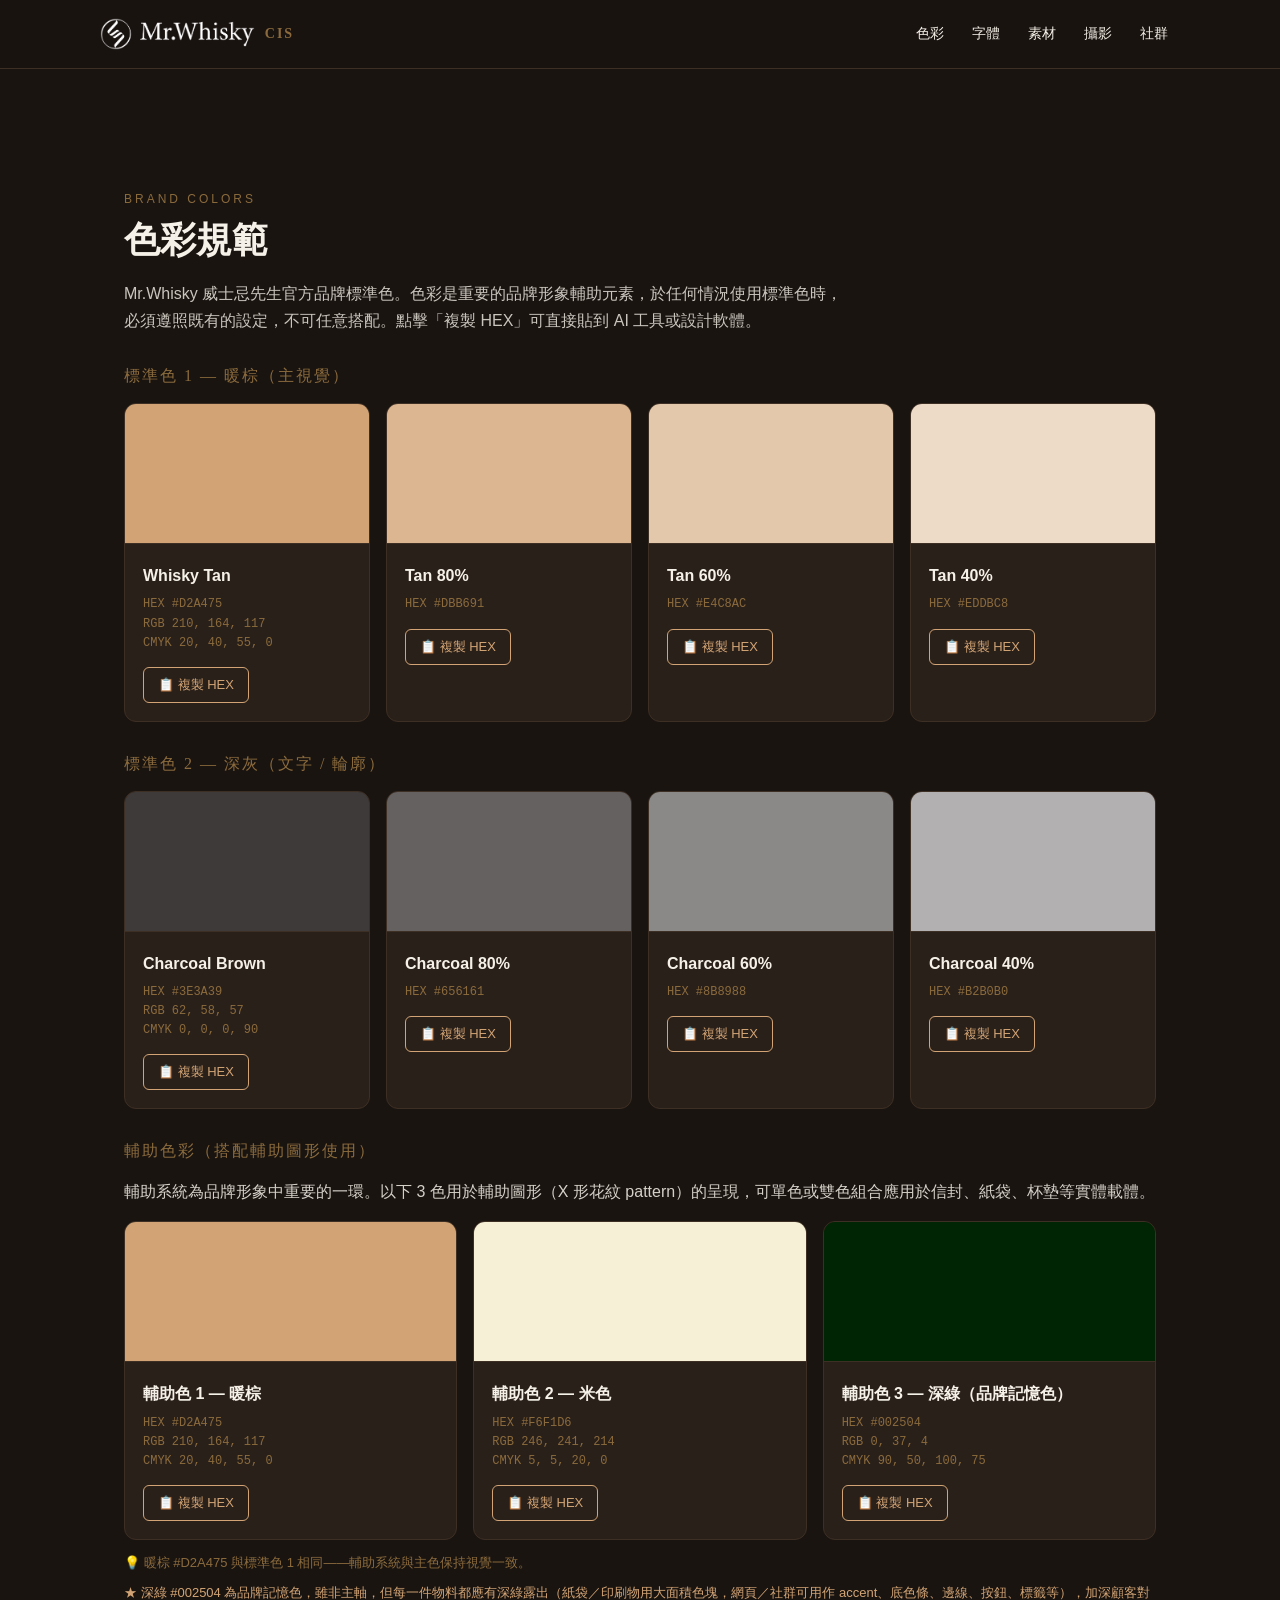
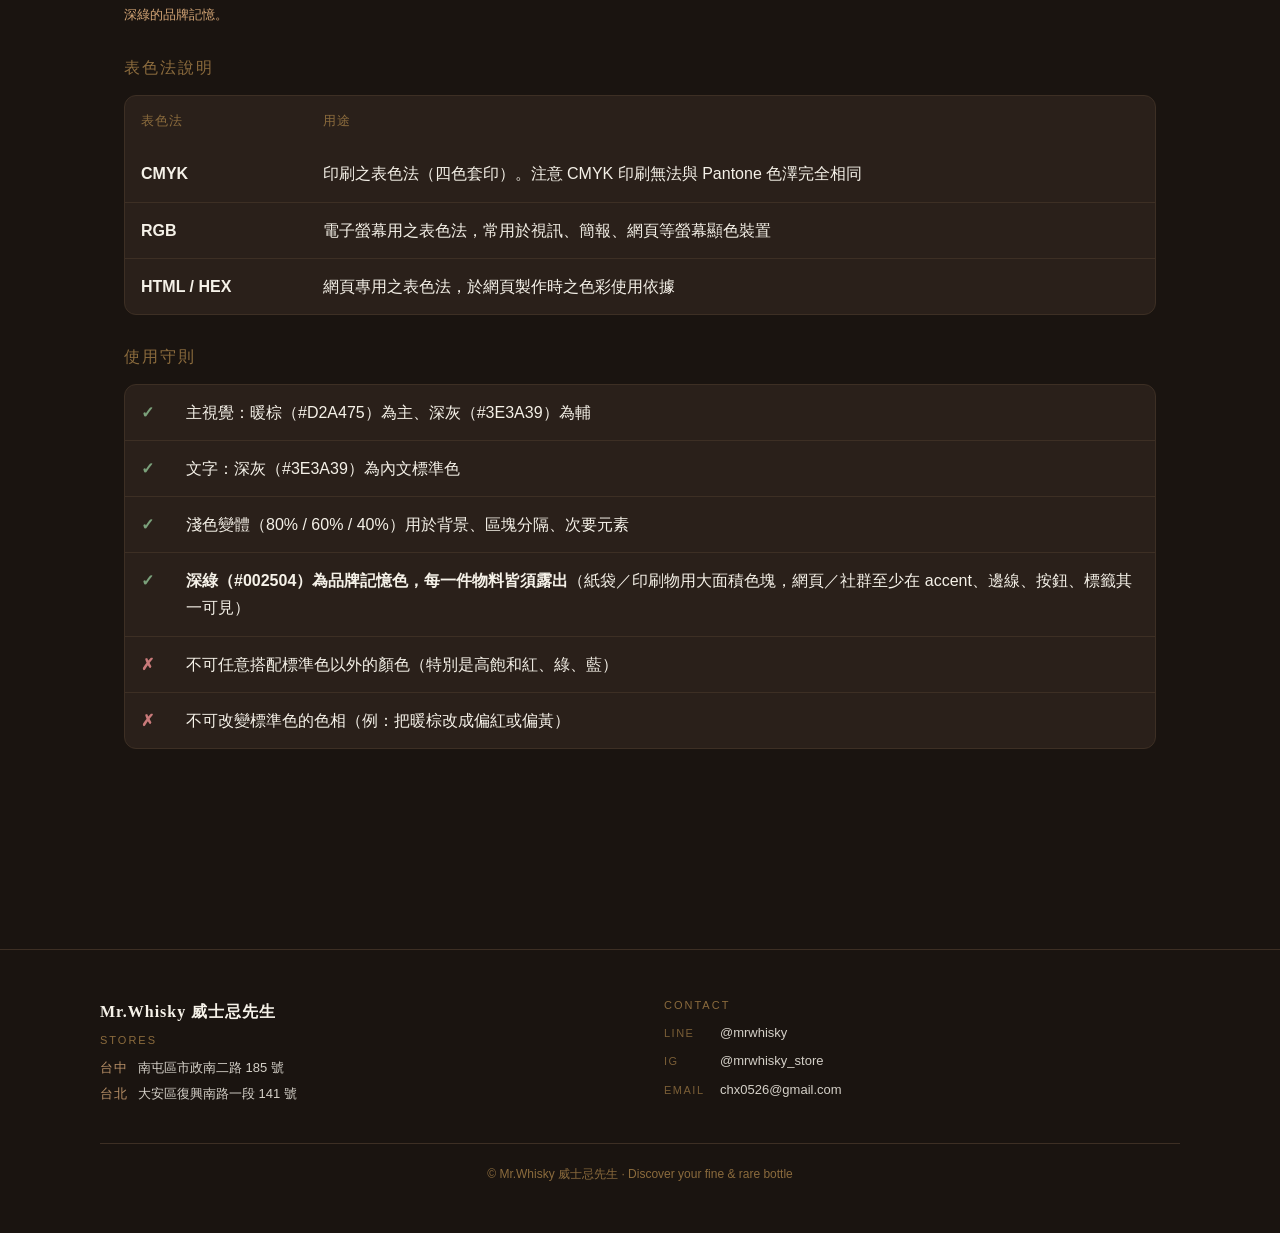
<file: colors.html>
<!DOCTYPE html>
<html lang="zh-Hant">
<head>
  <meta charset="UTF-8">
  <meta name="viewport" content="width=device-width, initial-scale=1">
  <title>Mr.Whisky CIS · 色彩</title>
  <meta name="description" content="Mr.Whisky 威士忌先生品牌規範參考站">
  <link rel="stylesheet" href="style.css">
</head>
<body>
  <header class="nav">
    <div class="nav-inner">
      <a href="index.html" class="brand"><img src="assets/logos/logo-white.png" alt="Mr.Whisky" class="brand-logo-img"><span class="brand-cis-suffix">CIS</span></a>
      <nav class="menu">
        <a href="colors.html">色彩</a>
        <a href="typography.html">字體</a>
        <a href="assets.html">素材</a>
        <a href="photography.html">攝影</a>
        <a href="social.html">社群</a>
      </nav>
    </div>
  </header>

  <main>
    <section class="section">
      <div class="label">Brand Colors</div>
      <h2>色彩規範</h2>
      <p class="description">Mr.Whisky 威士忌先生官方品牌標準色。色彩是重要的品牌形象輔助元素，於任何情況使用標準色時，必須遵照既有的設定，不可任意搭配。點擊「複製 HEX」可直接貼到 AI 工具或設計軟體。</p>

      <h3 style="margin: 24px 0 16px; color: var(--muted); font-size: 16px; font-weight: 400; letter-spacing: 2px; text-transform: uppercase;">標準色 1 — 暖棕（主視覺）</h3>
      <div class="swatch-grid">
        <div class="swatch-card">
          <div class="color" style="background: #D2A475;"></div>
          <div class="info">
            <div class="name">Whisky Tan</div>
            <div class="codes">
              HEX  #D2A475<br>
              RGB  210, 164, 117<br>
              CMYK 20, 40, 55, 0
            </div>
            <button class="btn" onclick="copyText(this, '#D2A475')">📋 複製 HEX</button>
          </div>
        </div>
        <div class="swatch-card">
          <div class="color" style="background: #DBB691;"></div>
          <div class="info">
            <div class="name">Tan 80%</div>
            <div class="codes">HEX  #DBB691</div>
            <button class="btn" onclick="copyText(this, '#DBB691')">📋 複製 HEX</button>
          </div>
        </div>
        <div class="swatch-card">
          <div class="color" style="background: #E4C8AC;"></div>
          <div class="info">
            <div class="name">Tan 60%</div>
            <div class="codes">HEX  #E4C8AC</div>
            <button class="btn" onclick="copyText(this, '#E4C8AC')">📋 複製 HEX</button>
          </div>
        </div>
        <div class="swatch-card">
          <div class="color" style="background: #EDDBC8;"></div>
          <div class="info">
            <div class="name">Tan 40%</div>
            <div class="codes">HEX  #EDDBC8</div>
            <button class="btn" onclick="copyText(this, '#EDDBC8')">📋 複製 HEX</button>
          </div>
        </div>
      </div>

      <h3 style="margin: 32px 0 16px; color: var(--muted); font-size: 16px; font-weight: 400; letter-spacing: 2px; text-transform: uppercase;">標準色 2 — 深灰（文字 / 輪廓）</h3>
      <div class="swatch-grid">
        <div class="swatch-card">
          <div class="color" style="background: #3E3A39;"></div>
          <div class="info">
            <div class="name">Charcoal Brown</div>
            <div class="codes">
              HEX  #3E3A39<br>
              RGB  62, 58, 57<br>
              CMYK 0, 0, 0, 90
            </div>
            <button class="btn" onclick="copyText(this, '#3E3A39')">📋 複製 HEX</button>
          </div>
        </div>
        <div class="swatch-card">
          <div class="color" style="background: #656161;"></div>
          <div class="info">
            <div class="name">Charcoal 80%</div>
            <div class="codes">HEX  #656161</div>
            <button class="btn" onclick="copyText(this, '#656161')">📋 複製 HEX</button>
          </div>
        </div>
        <div class="swatch-card">
          <div class="color" style="background: #8B8988;"></div>
          <div class="info">
            <div class="name">Charcoal 60%</div>
            <div class="codes">HEX  #8B8988</div>
            <button class="btn" onclick="copyText(this, '#8B8988')">📋 複製 HEX</button>
          </div>
        </div>
        <div class="swatch-card">
          <div class="color" style="background: #B2B0B0;"></div>
          <div class="info">
            <div class="name">Charcoal 40%</div>
            <div class="codes">HEX  #B2B0B0</div>
            <button class="btn" onclick="copyText(this, '#B2B0B0')">📋 複製 HEX</button>
          </div>
        </div>
      </div>

      <h3 style="margin: 32px 0 16px; color: var(--muted); font-size: 16px; font-weight: 400; letter-spacing: 2px; text-transform: uppercase;">輔助色彩（搭配輔助圖形使用）</h3>
      <p style="margin-bottom: 16px; opacity: 0.85;">輔助系統為品牌形象中重要的一環。以下 3 色用於輔助圖形（X 形花紋 pattern）的呈現，可單色或雙色組合應用於信封、紙袋、杯墊等實體載體。</p>
      <div class="swatch-grid">
        <div class="swatch-card">
          <div class="color" style="background: #D2A475;"></div>
          <div class="info">
            <div class="name">輔助色 1 — 暖棕</div>
            <div class="codes">
              HEX  #D2A475<br>
              RGB  210, 164, 117<br>
              CMYK 20, 40, 55, 0
            </div>
            <button class="btn" onclick="copyText(this, '#D2A475')">📋 複製 HEX</button>
          </div>
        </div>
        <div class="swatch-card">
          <div class="color" style="background: #F6F1D6;"></div>
          <div class="info">
            <div class="name">輔助色 2 — 米色</div>
            <div class="codes">
              HEX  #F6F1D6<br>
              RGB  246, 241, 214<br>
              CMYK 5, 5, 20, 0
            </div>
            <button class="btn" onclick="copyText(this, '#F6F1D6')">📋 複製 HEX</button>
          </div>
        </div>
        <div class="swatch-card">
          <div class="color" style="background: #002504;"></div>
          <div class="info">
            <div class="name">輔助色 3 — 深綠（品牌記憶色）</div>
            <div class="codes">
              HEX  #002504<br>
              RGB  0, 37, 4<br>
              CMYK 90, 50, 100, 75
            </div>
            <button class="btn" onclick="copyText(this, '#002504')">📋 複製 HEX</button>
          </div>
        </div>
      </div>
      <p style="margin-top: 12px; font-size: 13px; color: var(--muted);">💡 暖棕 #D2A475 與標準色 1 相同——輔助系統與主色保持視覺一致。</p>
      <p style="margin-top: 8px; font-size: 13px; color: var(--gold);">★ 深綠 #002504 為品牌記憶色，雖非主軸，但每一件物料都應有深綠露出（紙袋／印刷物用大面積色塊，網頁／社群可用作 accent、底色條、邊線、按鈕、標籤等），加深顧客對深綠的品牌記憶。</p>

      <h3 style="margin: 32px 0 16px; color: var(--muted); font-size: 16px; font-weight: 400; letter-spacing: 2px; text-transform: uppercase;">表色法說明</h3>
      <table>
        <thead>
          <tr><th>表色法</th><th>用途</th></tr>
        </thead>
        <tbody>
          <tr><td><strong>CMYK</strong></td><td>印刷之表色法（四色套印）。注意 CMYK 印刷無法與 Pantone 色澤完全相同</td></tr>
          <tr><td><strong>RGB</strong></td><td>電子螢幕用之表色法，常用於視訊、簡報、網頁等螢幕顯色裝置</td></tr>
          <tr><td><strong>HTML / HEX</strong></td><td>網頁專用之表色法，於網頁製作時之色彩使用依據</td></tr>
        </tbody>
      </table>

      <h3 style="margin: 32px 0 16px; color: var(--muted); font-size: 16px; font-weight: 400; letter-spacing: 2px; text-transform: uppercase;">使用守則</h3>
      <table>
        <tbody>
          <tr><td><span class="yes">✓</span></td><td>主視覺：暖棕（#D2A475）為主、深灰（#3E3A39）為輔</td></tr>
          <tr><td><span class="yes">✓</span></td><td>文字：深灰（#3E3A39）為內文標準色</td></tr>
          <tr><td><span class="yes">✓</span></td><td>淺色變體（80% / 60% / 40%）用於背景、區塊分隔、次要元素</td></tr>
          <tr><td><span class="yes">✓</span></td><td><strong>深綠（#002504）為品牌記憶色，每一件物料皆須露出</strong>（紙袋／印刷物用大面積色塊，網頁／社群至少在 accent、邊線、按鈕、標籤其一可見）</td></tr>
          <tr><td><span class="no">✗</span></td><td>不可任意搭配標準色以外的顏色（特別是高飽和紅、綠、藍）</td></tr>
          <tr><td><span class="no">✗</span></td><td>不可改變標準色的色相（例：把暖棕改成偏紅或偏黃）</td></tr>
        </tbody>
      </table>
    </section>
  </main>

  <footer>
    <div class="footer-inner">
      <div class="footer-block">
        <div class="footer-brand">Mr.Whisky 威士忌先生</div>
        <h4>Stores</h4>
        <div class="footer-store"><span class="city">台中</span>南屯區市政南二路 185 號</div>
        <div class="footer-store"><span class="city">台北</span>大安區復興南路一段 141 號</div>
      </div>
      <div class="footer-block">
        <h4>Contact</h4>
        <ul class="footer-contact">
          <li><span class="label">Line</span><a href="https://line.me/R/ti/p/@mrwhisky">@mrwhisky</a></li>
          <li><span class="label">IG</span><a href="https://www.instagram.com/mrwhisky_store">@mrwhisky_store</a></li>
          <li><span class="label">Email</span><a href="mailto:chx0526@gmail.com">chx0526@gmail.com</a></li>
        </ul>
      </div>
    </div>
    <div class="footer-bottom">© Mr.Whisky 威士忌先生 · Discover your fine &amp; rare bottle</div>
  </footer>

  <script src="copy.js"></script>
</body>
</html>
</file>
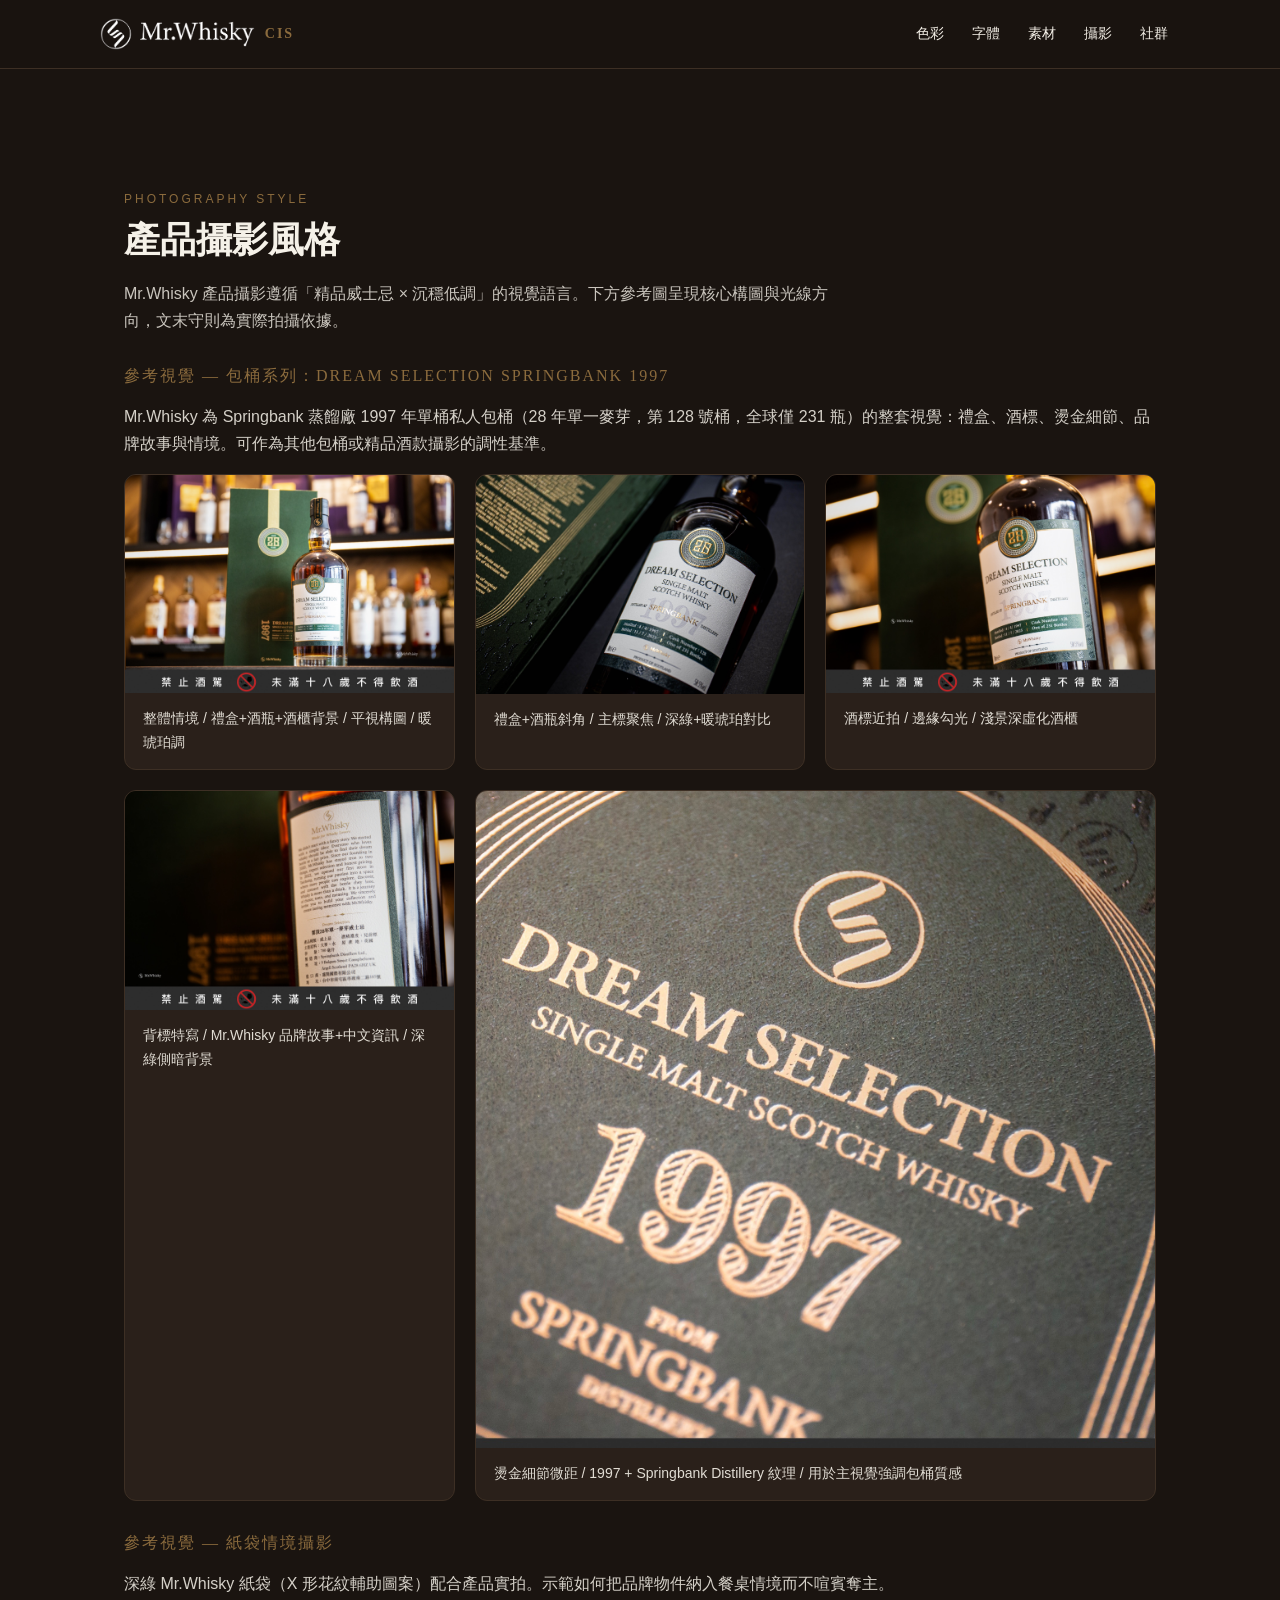
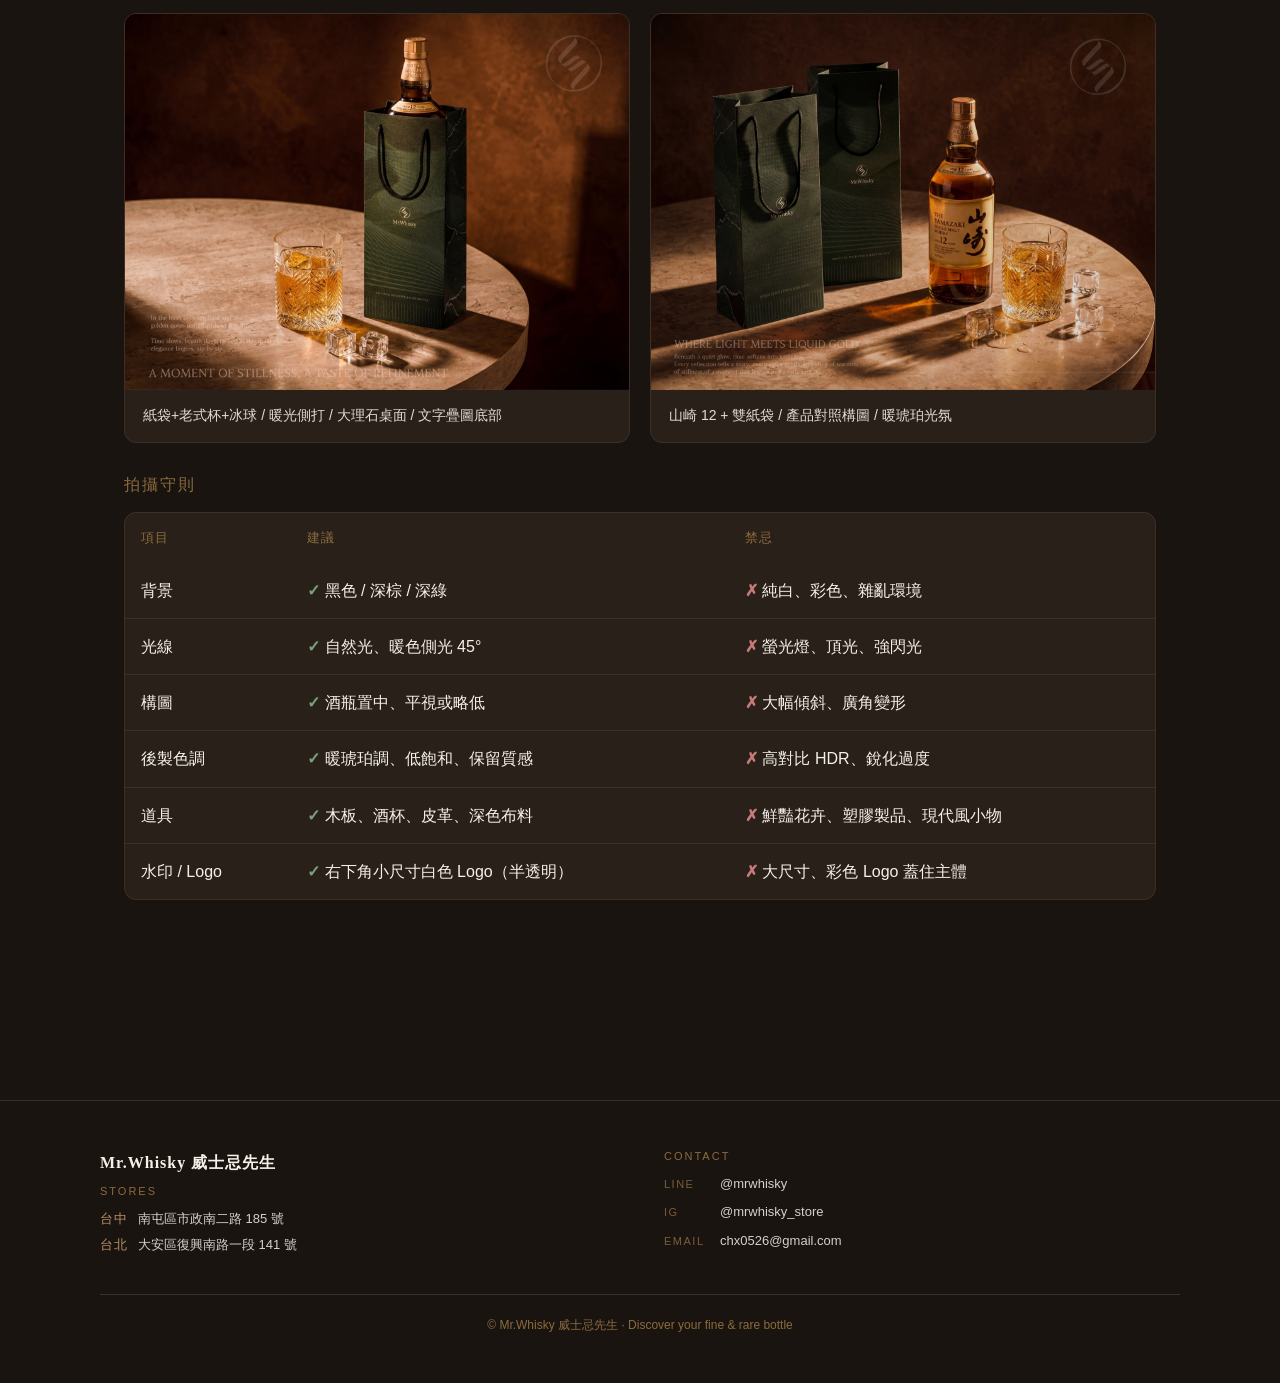
<file: photography.html>
<!DOCTYPE html>
<html lang="zh-Hant">
<head>
  <meta charset="UTF-8">
  <meta name="viewport" content="width=device-width, initial-scale=1">
  <title>Mr.Whisky CIS · 產品攝影風格</title>
  <meta name="description" content="Mr.Whisky 威士忌先生品牌規範參考站">
  <link rel="stylesheet" href="style.css">
</head>
<body>
  <header class="nav">
    <div class="nav-inner">
      <a href="index.html" class="brand"><img src="assets/logos/logo-white.png" alt="Mr.Whisky" class="brand-logo-img"><span class="brand-cis-suffix">CIS</span></a>
      <nav class="menu">
        <a href="colors.html">色彩</a>
        <a href="typography.html">字體</a>
        <a href="assets.html">素材</a>
        <a href="photography.html">攝影</a>
        <a href="social.html">社群</a>
      </nav>
    </div>
  </header>

  <main>
    <section class="section">
      <div class="label">Photography Style</div>
      <h2>產品攝影風格</h2>
      <p class="description">Mr.Whisky 產品攝影遵循「精品威士忌 × 沉穩低調」的視覺語言。下方參考圖呈現核心構圖與光線方向，文末守則為實際拍攝依據。</p>

      <h3 style="margin: 24px 0 16px; color: var(--muted); font-size: 16px; font-weight: 400; letter-spacing: 2px; text-transform: uppercase;">參考視覺 — 包桶系列：Dream Selection Springbank 1997</h3>
      <p style="margin-bottom: 16px; opacity: 0.85;">Mr.Whisky 為 Springbank 蒸餾廠 1997 年單桶私人包桶（28 年單一麥芽，第 128 號桶，全球僅 231 瓶）的整套視覺：禮盒、酒標、燙金細節、品牌故事與情境。可作為其他包桶或精品酒款攝影的調性基準。</p>
      <div class="photo-grid">
        <div class="photo-item">
          <img src="assets/photography/springbank-1997-01.jpg" alt="Dream Selection Springbank 1997 整體情境" style="width:100%;display:block">
          <div class="caption">整體情境 / 禮盒+酒瓶+酒櫃背景 / 平視構圖 / 暖琥珀調</div>
        </div>
        <div class="photo-item">
          <img src="assets/photography/springbank-1997-02.jpg" alt="Dream Selection 標籤特寫" style="width:100%;display:block">
          <div class="caption">禮盒+酒瓶斜角 / 主標聚焦 / 深綠+暖琥珀對比</div>
        </div>
        <div class="photo-item">
          <img src="assets/photography/springbank-1997-03.jpg" alt="酒標近拍" style="width:100%;display:block">
          <div class="caption">酒標近拍 / 邊緣勾光 / 淺景深虛化酒櫃</div>
        </div>
        <div class="photo-item">
          <img src="assets/photography/springbank-1997-04.jpg" alt="背標品牌故事" style="width:100%;display:block">
          <div class="caption">背標特寫 / Mr.Whisky 品牌故事+中文資訊 / 深綠側暗背景</div>
        </div>
        <div class="photo-item" style="grid-column: span 2">
          <img src="assets/photography/springbank-1997-05.jpg" alt="燙金細節微距" style="width:100%;display:block">
          <div class="caption">燙金細節微距 / 1997 + Springbank Distillery 紋理 / 用於主視覺強調包桶質感</div>
        </div>
      </div>

      <h3 style="margin: 32px 0 16px; color: var(--muted); font-size: 16px; font-weight: 400; letter-spacing: 2px; text-transform: uppercase;">參考視覺 — 紙袋情境攝影</h3>
      <p style="margin-bottom: 16px; opacity: 0.85;">深綠 Mr.Whisky 紙袋（X 形花紋輔助圖案）配合產品實拍。示範如何把品牌物件納入餐桌情境而不喧賓奪主。</p>
      <div class="photo-grid">
        <div class="photo-item">
          <img src="assets/photography/paperbag-01.jpg" alt="紙袋+酒杯情境" style="width:100%;display:block">
          <div class="caption">紙袋+老式杯+冰球 / 暖光側打 / 大理石桌面 / 文字疊圖底部</div>
        </div>
        <div class="photo-item">
          <img src="assets/photography/paperbag-02.jpg" alt="山崎 12 + 雙紙袋" style="width:100%;display:block">
          <div class="caption">山崎 12 + 雙紙袋 / 產品對照構圖 / 暖琥珀光氛</div>
        </div>
      </div>

      <h3 style="margin: 32px 0 16px; color: var(--muted); font-size: 16px; font-weight: 400; letter-spacing: 2px; text-transform: uppercase;">拍攝守則</h3>
      <table>
        <thead>
          <tr><th>項目</th><th>建議</th><th>禁忌</th></tr>
        </thead>
        <tbody>
          <tr>
            <td>背景</td>
            <td><span class="yes">✓</span> 黑色 / 深棕 / 深綠</td>
            <td><span class="no">✗</span> 純白、彩色、雜亂環境</td>
          </tr>
          <tr>
            <td>光線</td>
            <td><span class="yes">✓</span> 自然光、暖色側光 45°</td>
            <td><span class="no">✗</span> 螢光燈、頂光、強閃光</td>
          </tr>
          <tr>
            <td>構圖</td>
            <td><span class="yes">✓</span> 酒瓶置中、平視或略低</td>
            <td><span class="no">✗</span> 大幅傾斜、廣角變形</td>
          </tr>
          <tr>
            <td>後製色調</td>
            <td><span class="yes">✓</span> 暖琥珀調、低飽和、保留質感</td>
            <td><span class="no">✗</span> 高對比 HDR、銳化過度</td>
          </tr>
          <tr>
            <td>道具</td>
            <td><span class="yes">✓</span> 木板、酒杯、皮革、深色布料</td>
            <td><span class="no">✗</span> 鮮豔花卉、塑膠製品、現代風小物</td>
          </tr>
          <tr>
            <td>水印 / Logo</td>
            <td><span class="yes">✓</span> 右下角小尺寸白色 Logo（半透明）</td>
            <td><span class="no">✗</span> 大尺寸、彩色 Logo 蓋住主體</td>
          </tr>
        </tbody>
      </table>
    </section>
  </main>

  <footer>
    <div class="footer-inner">
      <div class="footer-block">
        <div class="footer-brand">Mr.Whisky 威士忌先生</div>
        <h4>Stores</h4>
        <div class="footer-store"><span class="city">台中</span>南屯區市政南二路 185 號</div>
        <div class="footer-store"><span class="city">台北</span>大安區復興南路一段 141 號</div>
      </div>
      <div class="footer-block">
        <h4>Contact</h4>
        <ul class="footer-contact">
          <li><span class="label">Line</span><a href="https://line.me/R/ti/p/@mrwhisky">@mrwhisky</a></li>
          <li><span class="label">IG</span><a href="https://www.instagram.com/mrwhisky_store">@mrwhisky_store</a></li>
          <li><span class="label">Email</span><a href="mailto:chx0526@gmail.com">chx0526@gmail.com</a></li>
        </ul>
      </div>
    </div>
    <div class="footer-bottom">© Mr.Whisky 威士忌先生 · Discover your fine &amp; rare bottle</div>
  </footer>

  <script src="copy.js"></script>
</body>
</html>
</file>
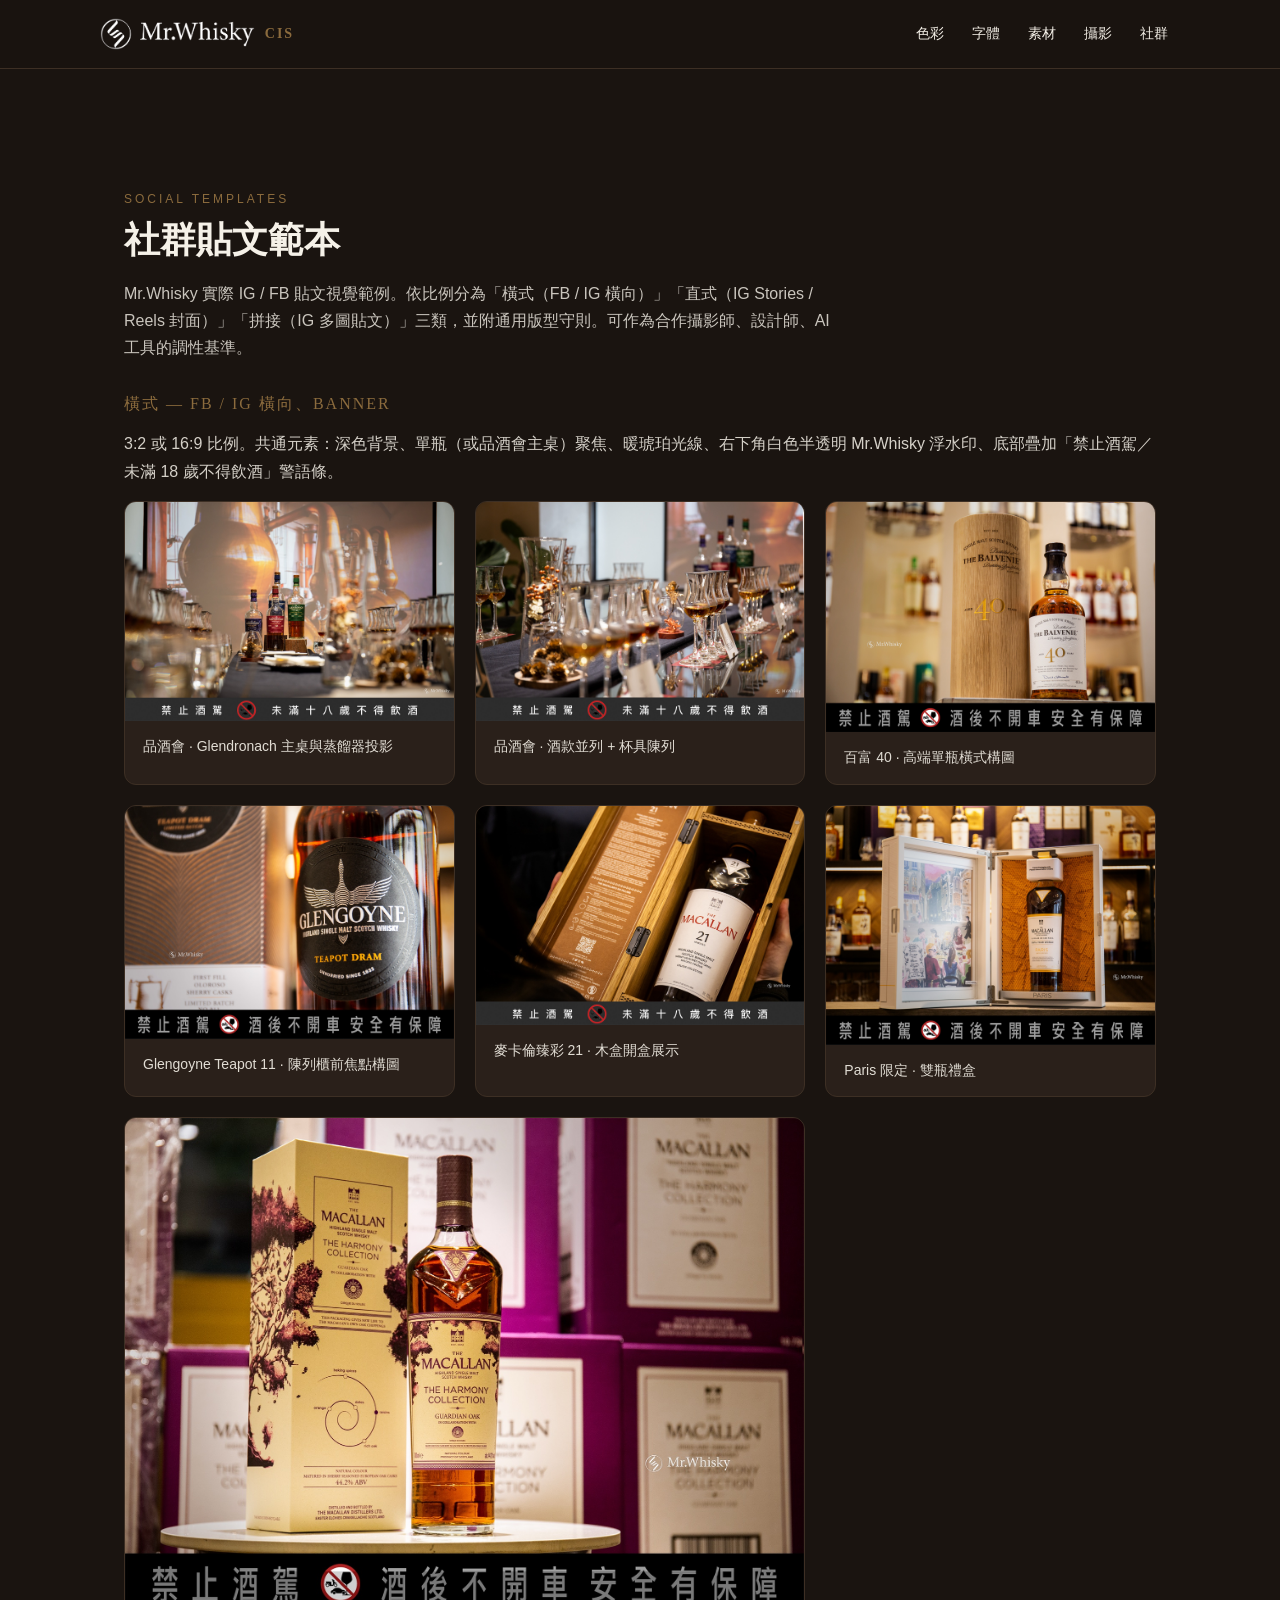
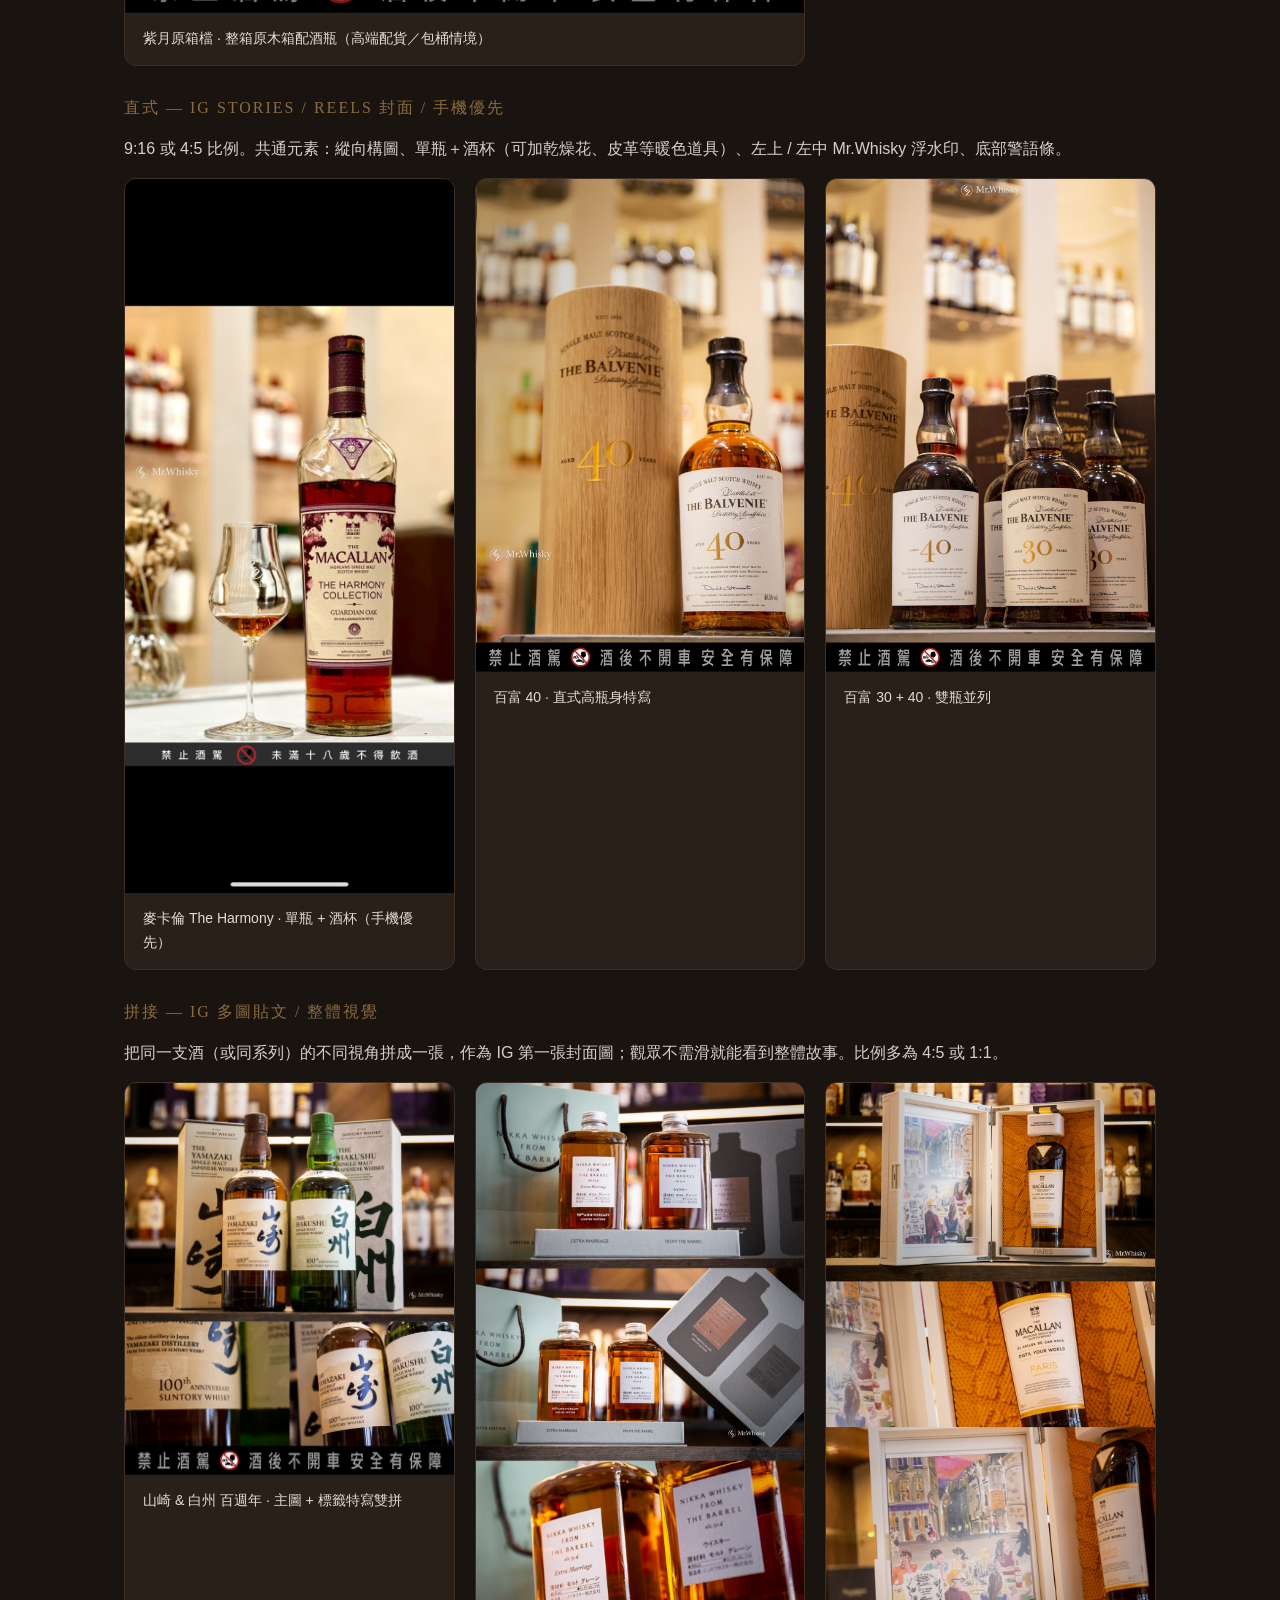
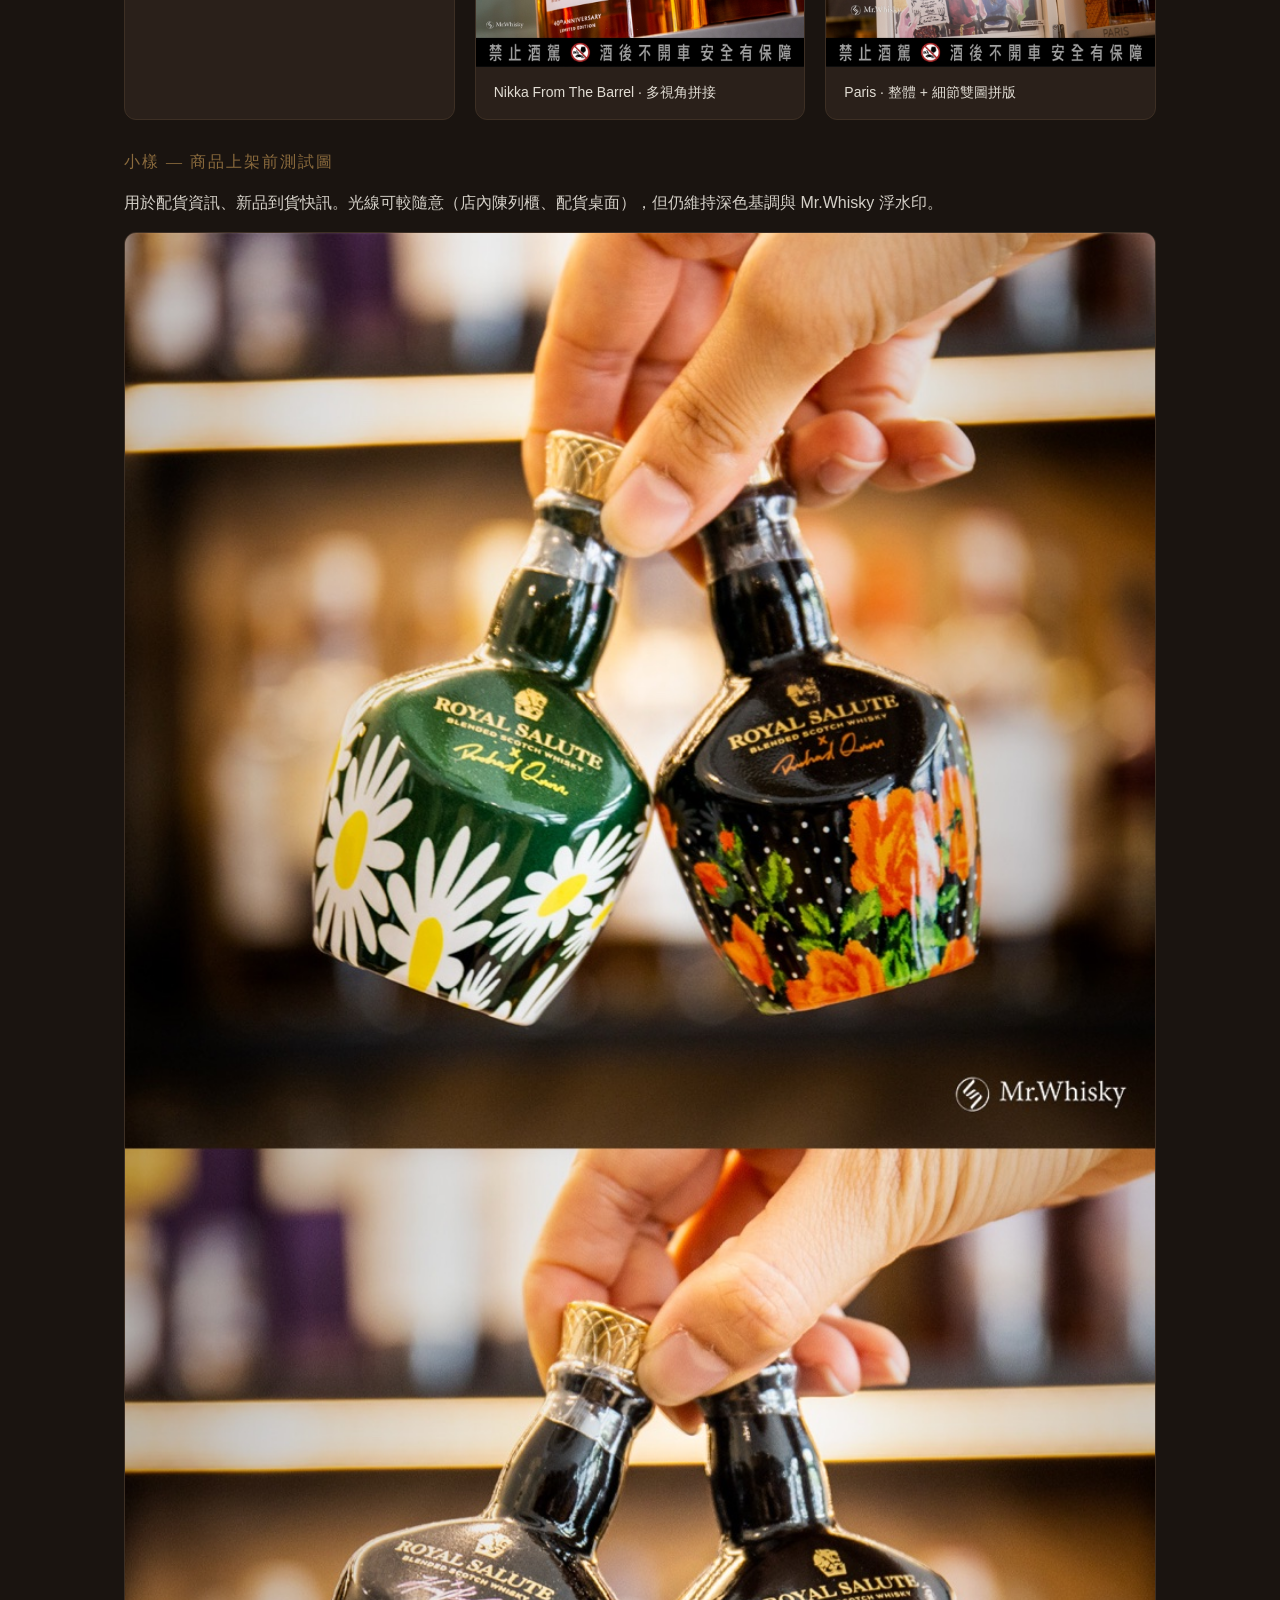
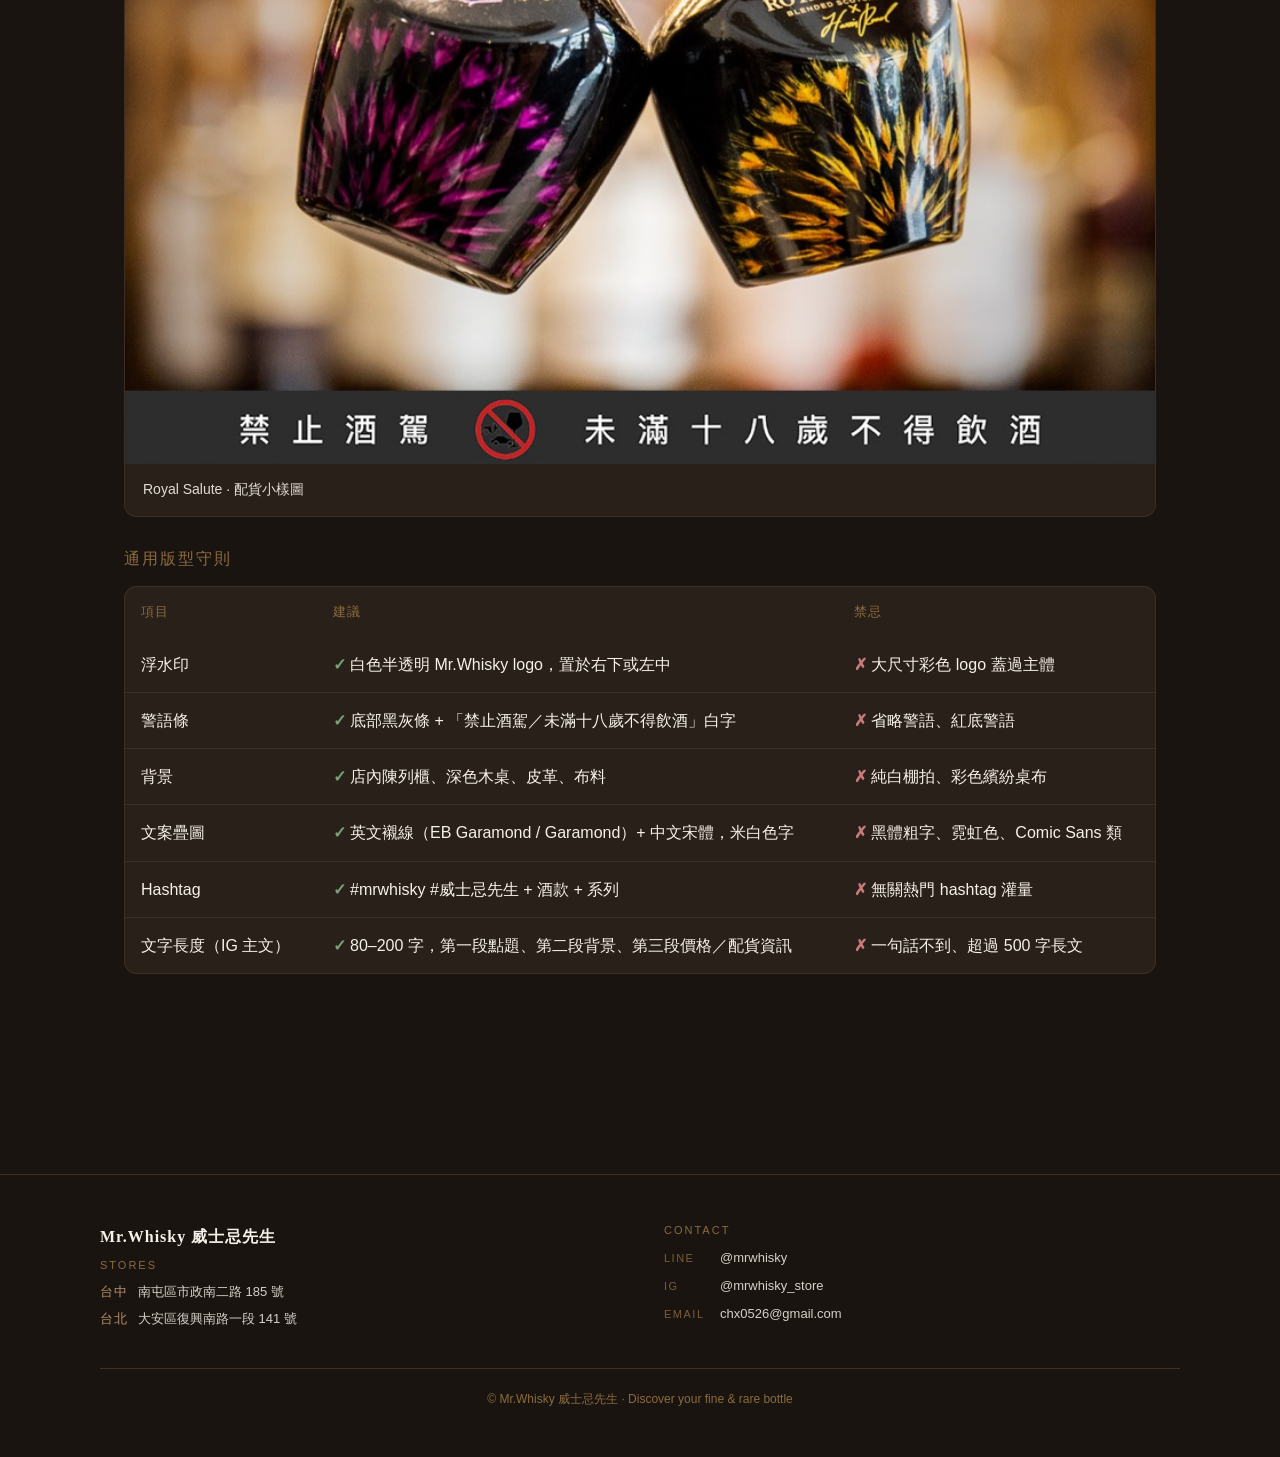
<file: social.html>
<!DOCTYPE html>
<html lang="zh-Hant">
<head>
  <meta charset="UTF-8">
  <meta name="viewport" content="width=device-width, initial-scale=1">
  <title>Mr.Whisky CIS · 社群貼文範本</title>
  <meta name="description" content="Mr.Whisky 威士忌先生品牌規範參考站">
  <link rel="stylesheet" href="style.css">
</head>
<body>
  <header class="nav">
    <div class="nav-inner">
      <a href="index.html" class="brand"><img src="assets/logos/logo-white.png" alt="Mr.Whisky" class="brand-logo-img"><span class="brand-cis-suffix">CIS</span></a>
      <nav class="menu">
        <a href="colors.html">色彩</a>
        <a href="typography.html">字體</a>
        <a href="assets.html">素材</a>
        <a href="photography.html">攝影</a>
        <a href="social.html">社群</a>
      </nav>
    </div>
  </header>

  <main>
    <section class="section">
      <div class="label">Social Templates</div>
      <h2>社群貼文範本</h2>
      <p class="description">Mr.Whisky 實際 IG / FB 貼文視覺範例。依比例分為「橫式（FB / IG 橫向）」「直式（IG Stories / Reels 封面）」「拼接（IG 多圖貼文）」三類，並附通用版型守則。可作為合作攝影師、設計師、AI 工具的調性基準。</p>

      <h3 style="margin: 24px 0 16px; color: var(--muted); font-size: 16px; font-weight: 400; letter-spacing: 2px; text-transform: uppercase;">橫式 — FB / IG 橫向、Banner</h3>
      <p style="margin-bottom: 16px; opacity: 0.85;">3:2 或 16:9 比例。共通元素：深色背景、單瓶（或品酒會主桌）聚焦、暖琥珀光線、右下角白色半透明 Mr.Whisky 浮水印、底部疊加「禁止酒駕／未滿 18 歲不得飲酒」警語條。</p>
      <div class="photo-grid">
        <div class="photo-item">
          <img src="assets/social/landscape-tasting-event-01.jpg" alt="品酒會 01" style="width:100%;display:block">
          <div class="caption">品酒會 · Glendronach 主桌與蒸餾器投影</div>
        </div>
        <div class="photo-item">
          <img src="assets/social/landscape-tasting-event-02.jpg" alt="品酒會 02" style="width:100%;display:block">
          <div class="caption">品酒會 · 酒款並列 + 杯具陳列</div>
        </div>
        <div class="photo-item">
          <img src="assets/social/landscape-balvenie-40.jpg" alt="百富 40" style="width:100%;display:block">
          <div class="caption">百富 40 · 高端單瓶橫式構圖</div>
        </div>
        <div class="photo-item">
          <img src="assets/social/landscape-glengoyne-teapot.jpg" alt="Glengoyne Teapot 11" style="width:100%;display:block">
          <div class="caption">Glengoyne Teapot 11 · 陳列櫃前焦點構圖</div>
        </div>
        <div class="photo-item">
          <img src="assets/social/landscape-macallan-21.jpg" alt="麥卡倫臻彩 21" style="width:100%;display:block">
          <div class="caption">麥卡倫臻彩 21 · 木盒開盒展示</div>
        </div>
        <div class="photo-item">
          <img src="assets/social/landscape-paris.jpg" alt="Paris" style="width:100%;display:block">
          <div class="caption">Paris 限定 · 雙瓶禮盒</div>
        </div>
        <div class="photo-item" style="grid-column: span 2">
          <img src="assets/social/landscape-purple-moon-cask.jpg" alt="紫月原箱" style="width:100%;display:block">
          <div class="caption">紫月原箱檔 · 整箱原木箱配酒瓶（高端配貨／包桶情境）</div>
        </div>
      </div>

      <h3 style="margin: 32px 0 16px; color: var(--muted); font-size: 16px; font-weight: 400; letter-spacing: 2px; text-transform: uppercase;">直式 — IG Stories / Reels 封面 / 手機優先</h3>
      <p style="margin-bottom: 16px; opacity: 0.85;">9:16 或 4:5 比例。共通元素：縱向構圖、單瓶＋酒杯（可加乾燥花、皮革等暖色道具）、左上 / 左中 Mr.Whisky 浮水印、底部警語條。</p>
      <div class="photo-grid">
        <div class="photo-item">
          <img src="assets/social/portrait-macallan-harmony.jpg" alt="麥卡倫和諧" style="width:100%;display:block">
          <div class="caption">麥卡倫 The Harmony · 單瓶 + 酒杯（手機優先）</div>
        </div>
        <div class="photo-item">
          <img src="assets/social/portrait-balvenie-40.jpg" alt="百富 40 直式" style="width:100%;display:block">
          <div class="caption">百富 40 · 直式高瓶身特寫</div>
        </div>
        <div class="photo-item">
          <img src="assets/social/portrait-balvenie-30-40.jpg" alt="百富 30 + 40" style="width:100%;display:block">
          <div class="caption">百富 30 + 40 · 雙瓶並列</div>
        </div>
      </div>

      <h3 style="margin: 32px 0 16px; color: var(--muted); font-size: 16px; font-weight: 400; letter-spacing: 2px; text-transform: uppercase;">拼接 — IG 多圖貼文 / 整體視覺</h3>
      <p style="margin-bottom: 16px; opacity: 0.85;">把同一支酒（或同系列）的不同視角拼成一張，作為 IG 第一張封面圖；觀眾不需滑就能看到整體故事。比例多為 4:5 或 1:1。</p>
      <div class="photo-grid">
        <div class="photo-item">
          <img src="assets/social/grid-yamazaki-hakushu-100th.jpg" alt="山崎 & 白州 百週年" style="width:100%;display:block">
          <div class="caption">山崎 & 白州 百週年 · 主圖 + 標籤特寫雙拼</div>
        </div>
        <div class="photo-item">
          <img src="assets/social/grid-nikka-ftb.jpg" alt="Nikka From The Barrel" style="width:100%;display:block">
          <div class="caption">Nikka From The Barrel · 多視角拼接</div>
        </div>
        <div class="photo-item">
          <img src="assets/social/grid-paris-02.jpg" alt="Paris 拼接" style="width:100%;display:block">
          <div class="caption">Paris · 整體 + 細節雙圖拼版</div>
        </div>
      </div>

      <h3 style="margin: 32px 0 16px; color: var(--muted); font-size: 16px; font-weight: 400; letter-spacing: 2px; text-transform: uppercase;">小樣 — 商品上架前測試圖</h3>
      <p style="margin-bottom: 16px; opacity: 0.85;">用於配貨資訊、新品到貨快訊。光線可較隨意（店內陳列櫃、配貨桌面），但仍維持深色基調與 Mr.Whisky 浮水印。</p>
      <div class="photo-grid">
        <div class="photo-item">
          <img src="assets/social/sample-royal-salute.jpg" alt="Royal Salute 小樣" style="width:100%;display:block">
          <div class="caption">Royal Salute · 配貨小樣圖</div>
        </div>
      </div>

      <h3 style="margin: 32px 0 16px; color: var(--muted); font-size: 16px; font-weight: 400; letter-spacing: 2px; text-transform: uppercase;">通用版型守則</h3>
      <table>
        <thead>
          <tr><th>項目</th><th>建議</th><th>禁忌</th></tr>
        </thead>
        <tbody>
          <tr>
            <td>浮水印</td>
            <td><span class="yes">✓</span> 白色半透明 Mr.Whisky logo，置於右下或左中</td>
            <td><span class="no">✗</span> 大尺寸彩色 logo 蓋過主體</td>
          </tr>
          <tr>
            <td>警語條</td>
            <td><span class="yes">✓</span> 底部黑灰條 + 「禁止酒駕／未滿十八歲不得飲酒」白字</td>
            <td><span class="no">✗</span> 省略警語、紅底警語</td>
          </tr>
          <tr>
            <td>背景</td>
            <td><span class="yes">✓</span> 店內陳列櫃、深色木桌、皮革、布料</td>
            <td><span class="no">✗</span> 純白棚拍、彩色繽紛桌布</td>
          </tr>
          <tr>
            <td>文案疊圖</td>
            <td><span class="yes">✓</span> 英文襯線（EB Garamond / Garamond）+ 中文宋體，米白色字</td>
            <td><span class="no">✗</span> 黑體粗字、霓虹色、Comic Sans 類</td>
          </tr>
          <tr>
            <td>Hashtag</td>
            <td><span class="yes">✓</span> #mrwhisky #威士忌先生 + 酒款 + 系列</td>
            <td><span class="no">✗</span> 無關熱門 hashtag 灌量</td>
          </tr>
          <tr>
            <td>文字長度（IG 主文）</td>
            <td><span class="yes">✓</span> 80–200 字，第一段點題、第二段背景、第三段價格／配貨資訊</td>
            <td><span class="no">✗</span> 一句話不到、超過 500 字長文</td>
          </tr>
        </tbody>
      </table>
    </section>
  </main>

  <footer>
    <div class="footer-inner">
      <div class="footer-block">
        <div class="footer-brand">Mr.Whisky 威士忌先生</div>
        <h4>Stores</h4>
        <div class="footer-store"><span class="city">台中</span>南屯區市政南二路 185 號</div>
        <div class="footer-store"><span class="city">台北</span>大安區復興南路一段 141 號</div>
      </div>
      <div class="footer-block">
        <h4>Contact</h4>
        <ul class="footer-contact">
          <li><span class="label">Line</span><a href="https://line.me/R/ti/p/@mrwhisky">@mrwhisky</a></li>
          <li><span class="label">IG</span><a href="https://www.instagram.com/mrwhisky_store">@mrwhisky_store</a></li>
          <li><span class="label">Email</span><a href="mailto:chx0526@gmail.com">chx0526@gmail.com</a></li>
        </ul>
      </div>
    </div>
    <div class="footer-bottom">© Mr.Whisky 威士忌先生 · Discover your fine &amp; rare bottle</div>
  </footer>

  <script src="copy.js"></script>
</body>
</html>
</file>
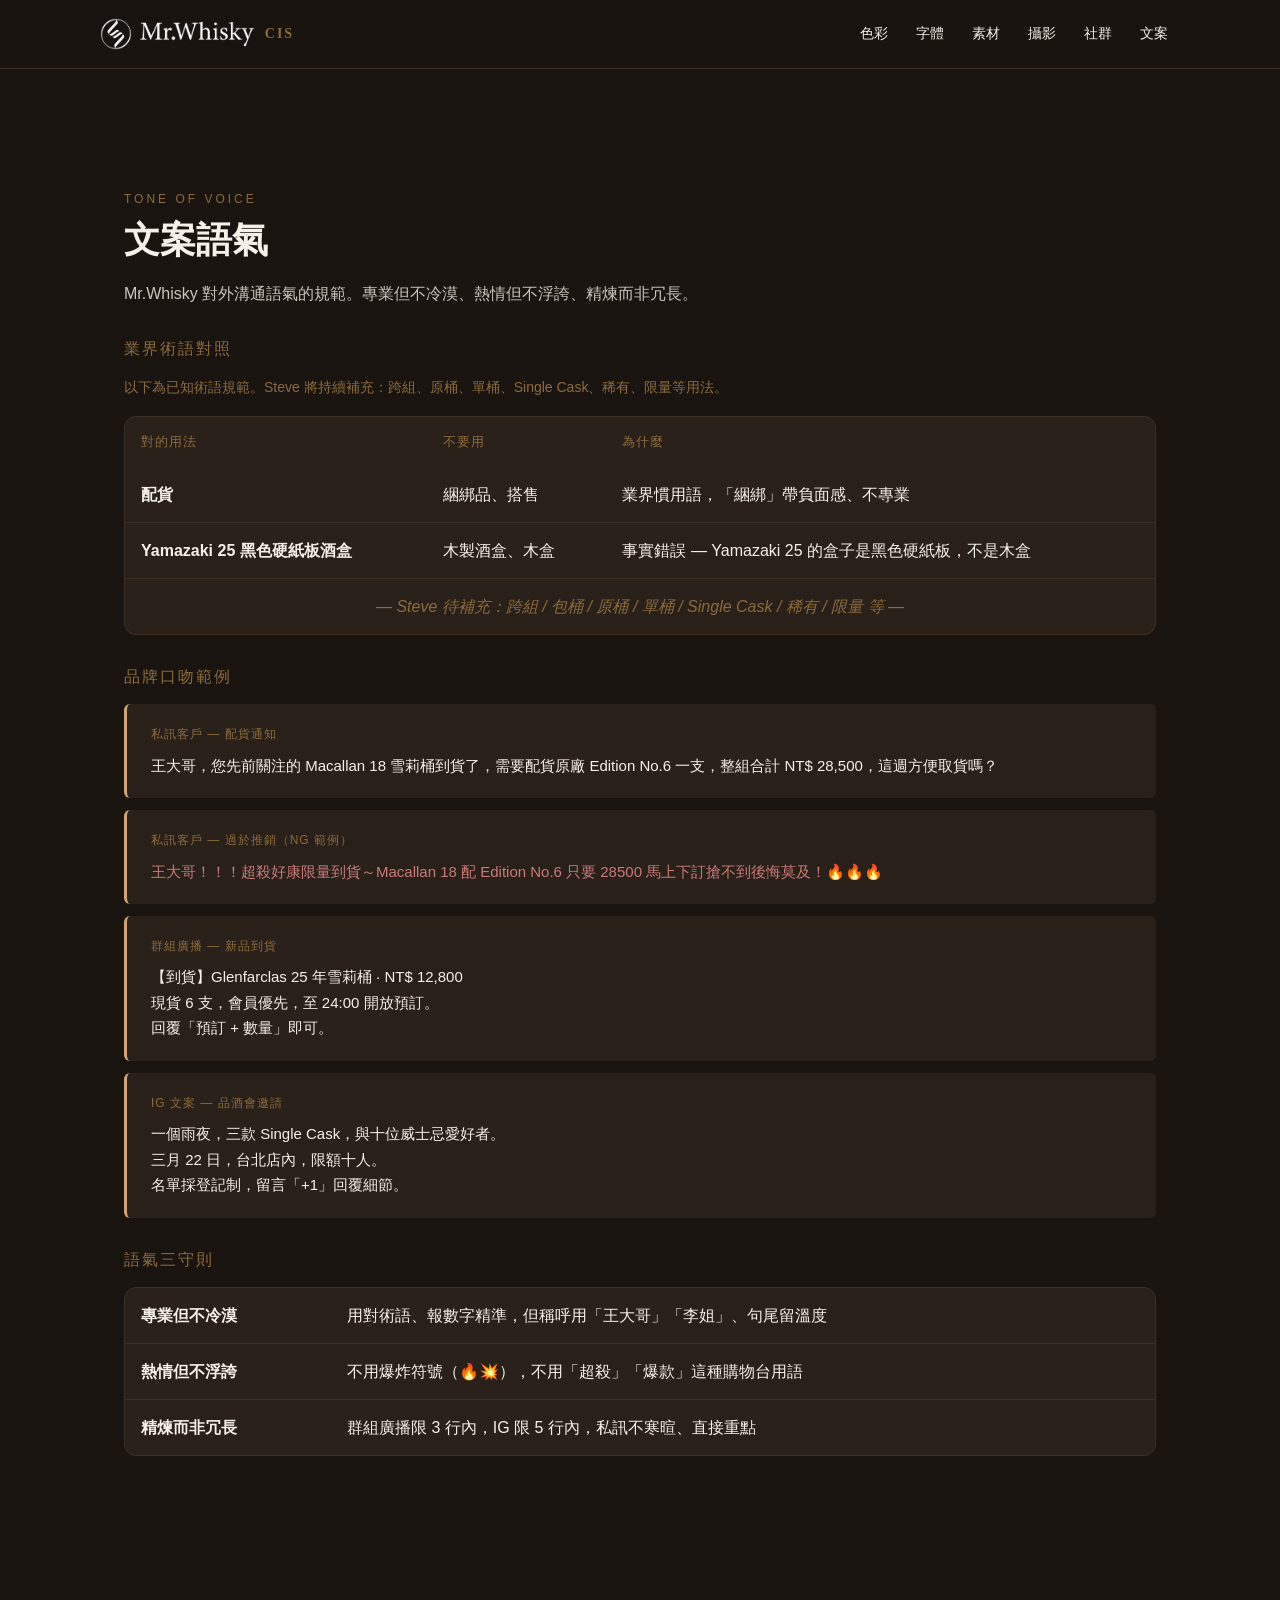
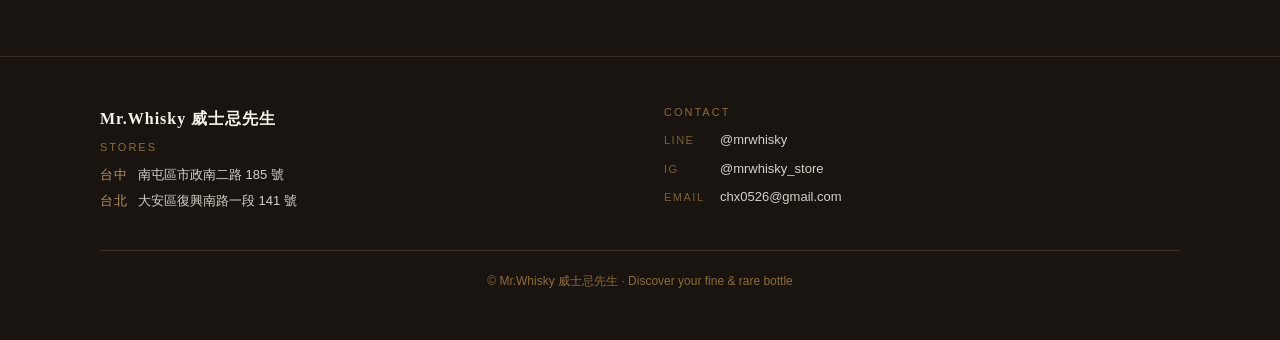
<file: tone.html>
<!DOCTYPE html>
<html lang="zh-Hant">
<head>
  <meta charset="UTF-8">
  <meta name="viewport" content="width=device-width, initial-scale=1">
  <title>Mr.Whisky CIS · 文案語氣</title>
  <meta name="description" content="Mr.Whisky 威士忌先生品牌規範參考站">
  <link rel="stylesheet" href="style.css">
</head>
<body>
  <header class="nav">
    <div class="nav-inner">
      <a href="index.html" class="brand"><img src="assets/logos/logo-white.png" alt="Mr.Whisky" class="brand-logo-img"><span class="brand-cis-suffix">CIS</span></a>
      <nav class="menu">
        <a href="colors.html">色彩</a>
        <a href="typography.html">字體</a>
        <a href="assets.html">素材</a>
        <a href="photography.html">攝影</a>
        <a href="social.html">社群</a>
        <a href="tone.html">文案</a>
      </nav>
    </div>
  </header>

  <main>
    <section class="section">
      <div class="label">Tone of Voice</div>
      <h2>文案語氣</h2>
      <p class="description">Mr.Whisky 對外溝通語氣的規範。專業但不冷漠、熱情但不浮誇、精煉而非冗長。</p>

      <h3 style="margin: 24px 0 16px; color: var(--muted); font-size: 16px; font-weight: 400; letter-spacing: 2px; text-transform: uppercase;">業界術語對照</h3>
      <p style="margin-bottom: 16px; color: var(--muted); font-size: 14px;">以下為已知術語規範。Steve 將持續補充：跨組、原桶、單桶、Single Cask、稀有、限量等用法。</p>
      <table>
        <thead>
          <tr><th>對的用法</th><th>不要用</th><th>為什麼</th></tr>
        </thead>
        <tbody>
          <tr>
            <td><strong>配貨</strong></td>
            <td>綑綁品、搭售</td>
            <td>業界慣用語，「綑綁」帶負面感、不專業</td>
          </tr>
          <tr>
            <td><strong>Yamazaki 25 黑色硬紙板酒盒</strong></td>
            <td>木製酒盒、木盒</td>
            <td>事實錯誤 — Yamazaki 25 的盒子是黑色硬紙板，不是木盒</td>
          </tr>
          <tr>
            <td colspan="3" style="text-align: center; color: var(--muted); font-style: italic;">— Steve 待補充：跨組 / 包桶 / 原桶 / 單桶 / Single Cask / 稀有 / 限量 等 —</td>
          </tr>
        </tbody>
      </table>

      <h3 style="margin: 32px 0 16px; color: var(--muted); font-size: 16px; font-weight: 400; letter-spacing: 2px; text-transform: uppercase;">品牌口吻範例</h3>

      <div class="tone-example">
        <div class="scene">私訊客戶 — 配貨通知</div>
        <div class="text">王大哥，您先前關注的 Macallan 18 雪莉桶到貨了，需要配貨原廠 Edition No.6 一支，整組合計 NT$ 28,500，這週方便取貨嗎？</div>
      </div>

      <div class="tone-example">
        <div class="scene">私訊客戶 — 過於推銷（NG 範例）</div>
        <div class="text" style="color: #c97a7a;">王大哥！！！超殺好康限量到貨～Macallan 18 配 Edition No.6 只要 28500 馬上下訂搶不到後悔莫及！🔥🔥🔥</div>
      </div>

      <div class="tone-example">
        <div class="scene">群組廣播 — 新品到貨</div>
        <div class="text">
          【到貨】Glenfarclas 25 年雪莉桶 · NT$ 12,800<br>
          現貨 6 支，會員優先，至 24:00 開放預訂。<br>
          回覆「預訂 + 數量」即可。
        </div>
      </div>

      <div class="tone-example">
        <div class="scene">IG 文案 — 品酒會邀請</div>
        <div class="text">
          一個雨夜，三款 Single Cask，與十位威士忌愛好者。<br>
          三月 22 日，台北店內，限額十人。<br>
          名單採登記制，留言「+1」回覆細節。
        </div>
      </div>

      <h3 style="margin: 32px 0 16px; color: var(--muted); font-size: 16px; font-weight: 400; letter-spacing: 2px; text-transform: uppercase;">語氣三守則</h3>
      <table>
        <tbody>
          <tr><td><strong>專業但不冷漠</strong></td><td>用對術語、報數字精準，但稱呼用「王大哥」「李姐」、句尾留溫度</td></tr>
          <tr><td><strong>熱情但不浮誇</strong></td><td>不用爆炸符號（🔥💥），不用「超殺」「爆款」這種購物台用語</td></tr>
          <tr><td><strong>精煉而非冗長</strong></td><td>群組廣播限 3 行內，IG 限 5 行內，私訊不寒暄、直接重點</td></tr>
        </tbody>
      </table>
    </section>
  </main>

  <footer>
    <div class="footer-inner">
      <div class="footer-block">
        <div class="footer-brand">Mr.Whisky 威士忌先生</div>
        <h4>Stores</h4>
        <div class="footer-store"><span class="city">台中</span>南屯區市政南二路 185 號</div>
        <div class="footer-store"><span class="city">台北</span>大安區復興南路一段 141 號</div>
      </div>
      <div class="footer-block">
        <h4>Contact</h4>
        <ul class="footer-contact">
          <li><span class="label">Line</span><a href="https://line.me/R/ti/p/@mrwhisky">@mrwhisky</a></li>
          <li><span class="label">IG</span><a href="https://www.instagram.com/mrwhisky_store">@mrwhisky_store</a></li>
          <li><span class="label">Email</span><a href="mailto:chx0526@gmail.com">chx0526@gmail.com</a></li>
        </ul>
      </div>
    </div>
    <div class="footer-bottom">© Mr.Whisky 威士忌先生 · Discover your fine &amp; rare bottle</div>
  </footer>

  <script src="copy.js"></script>
</body>
</html>
</file>
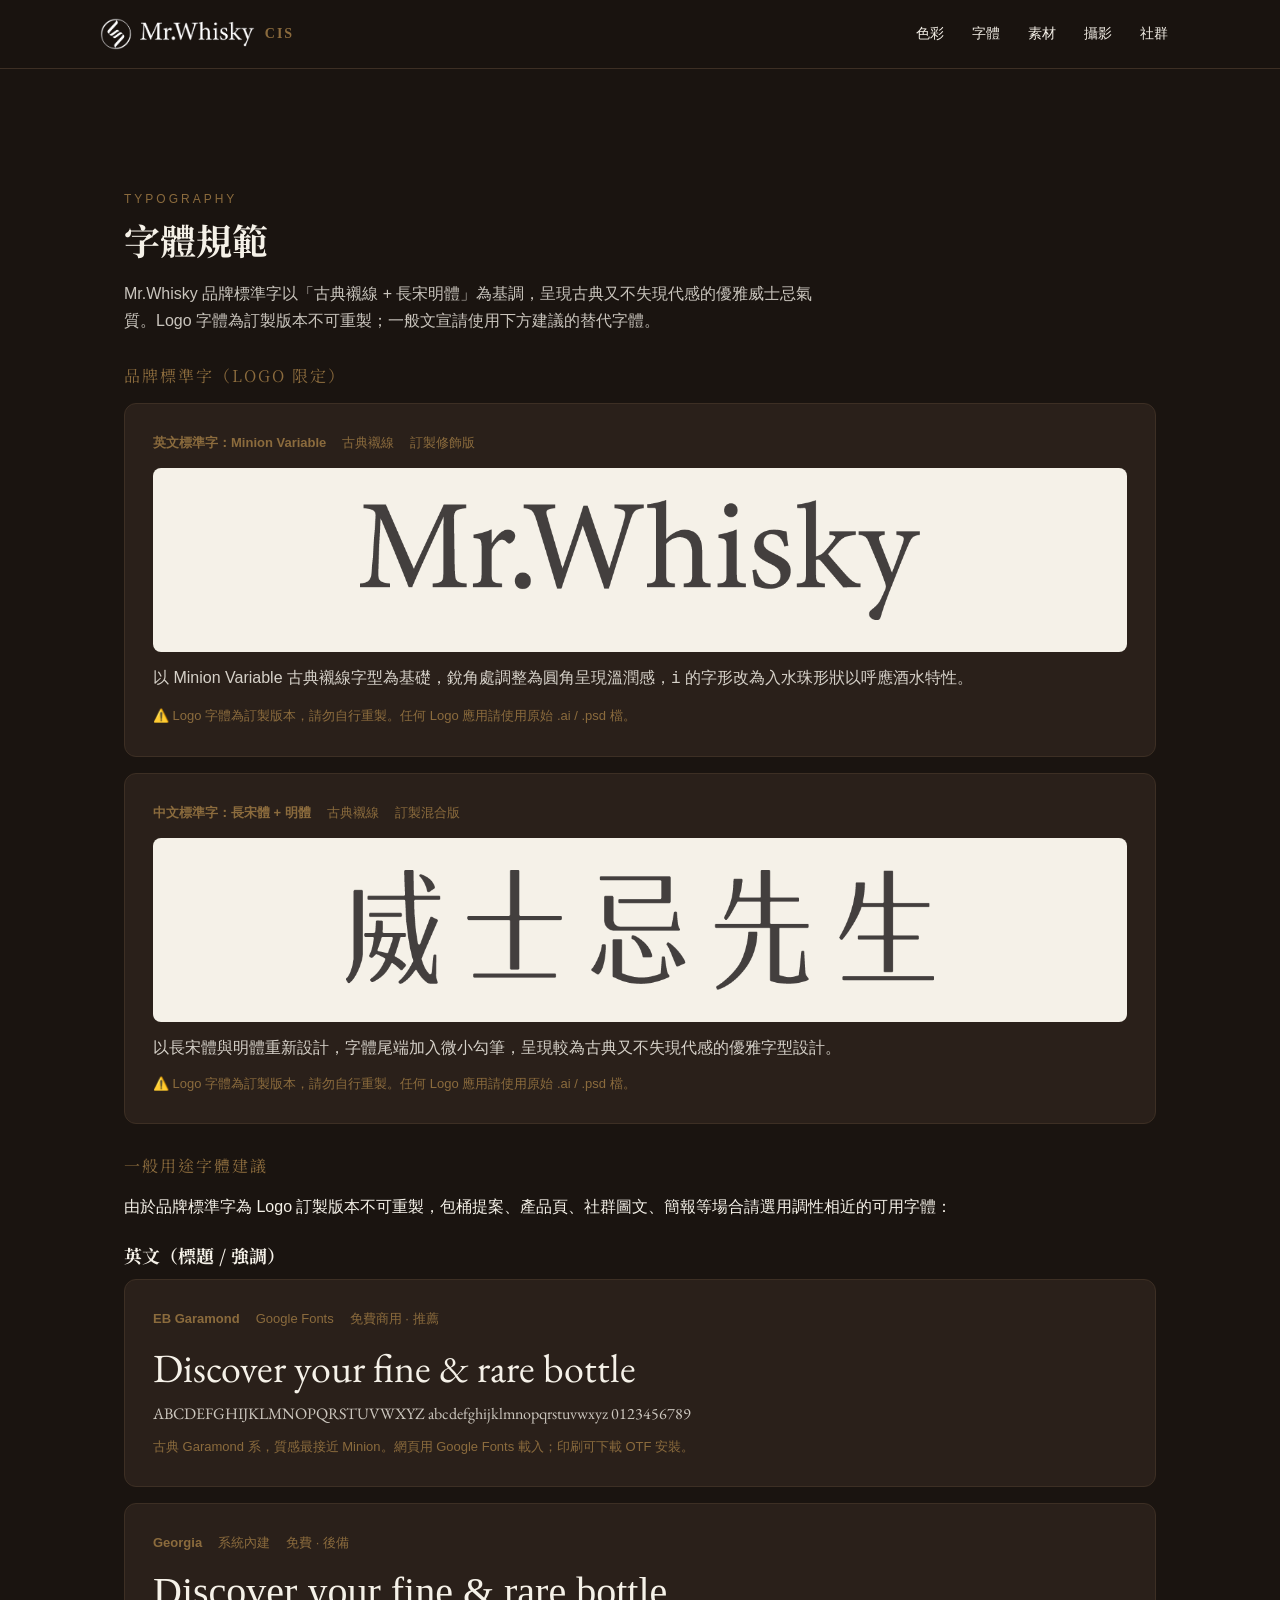
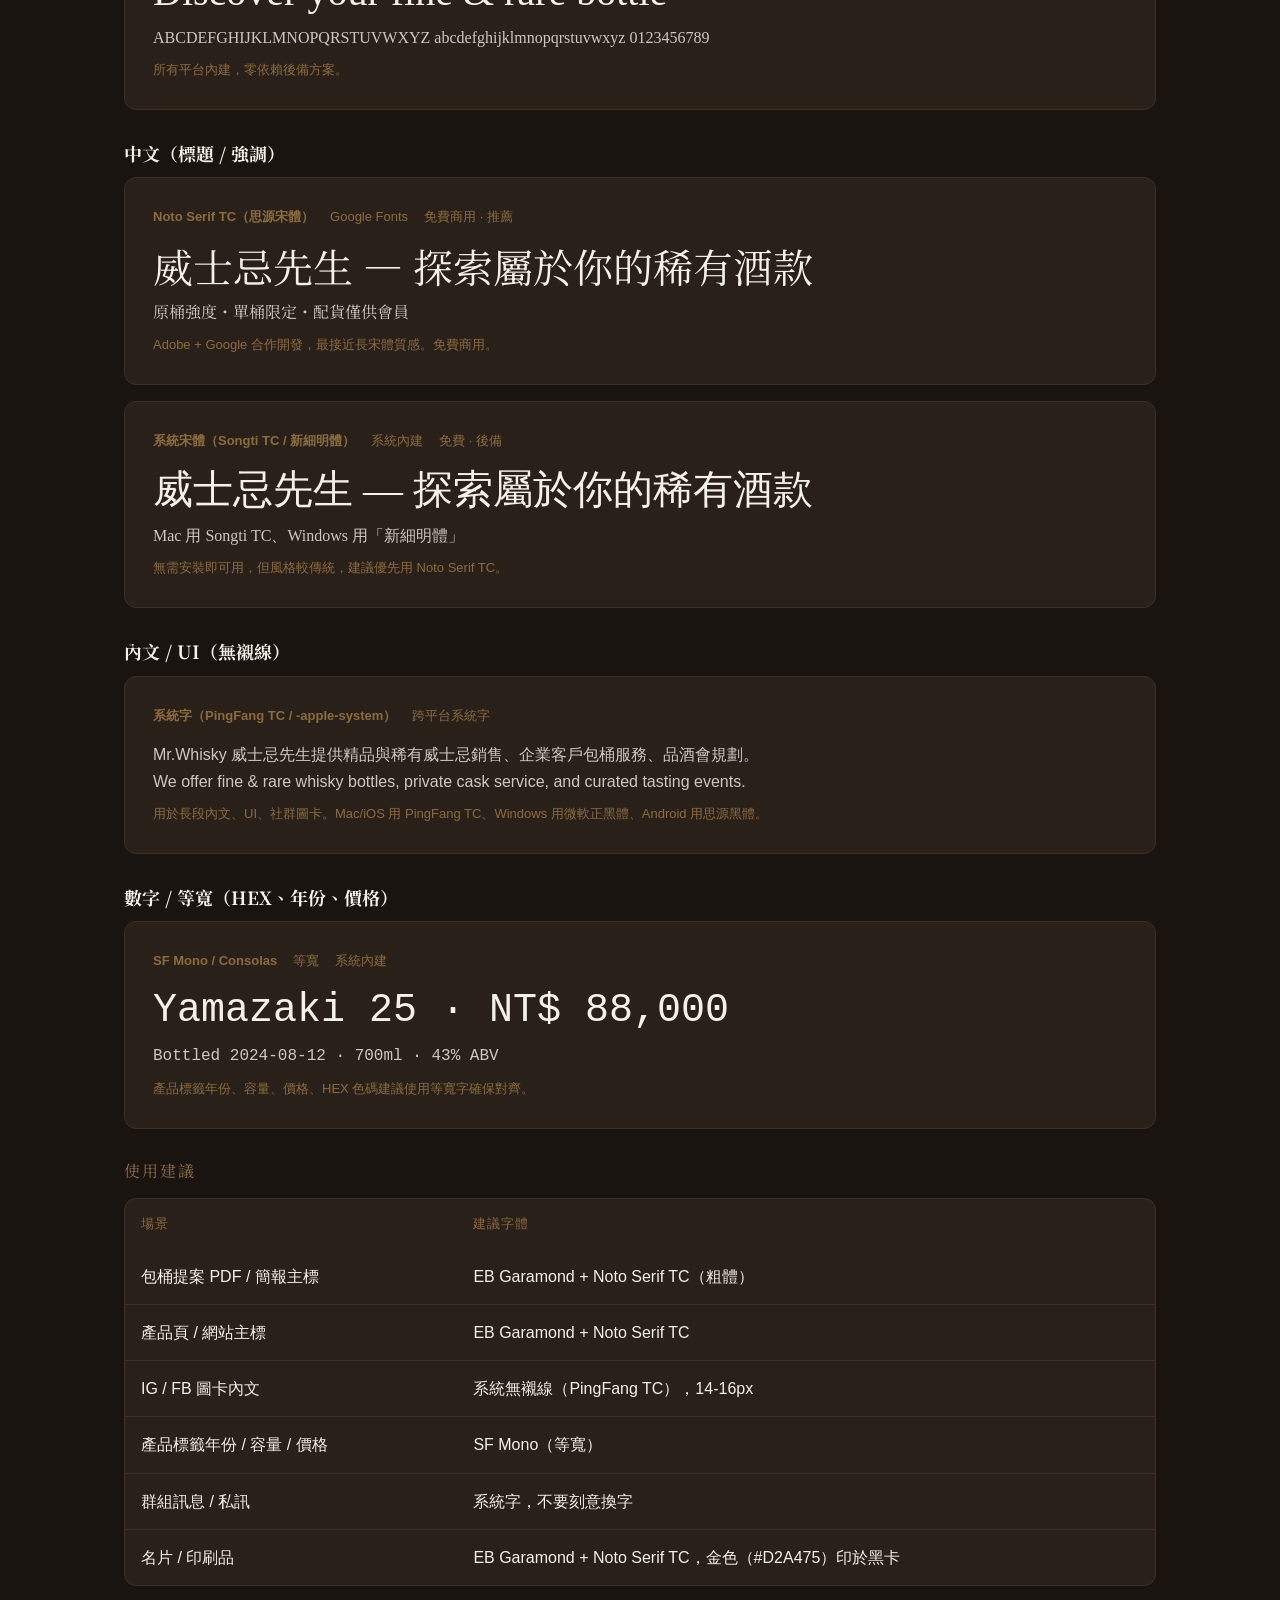
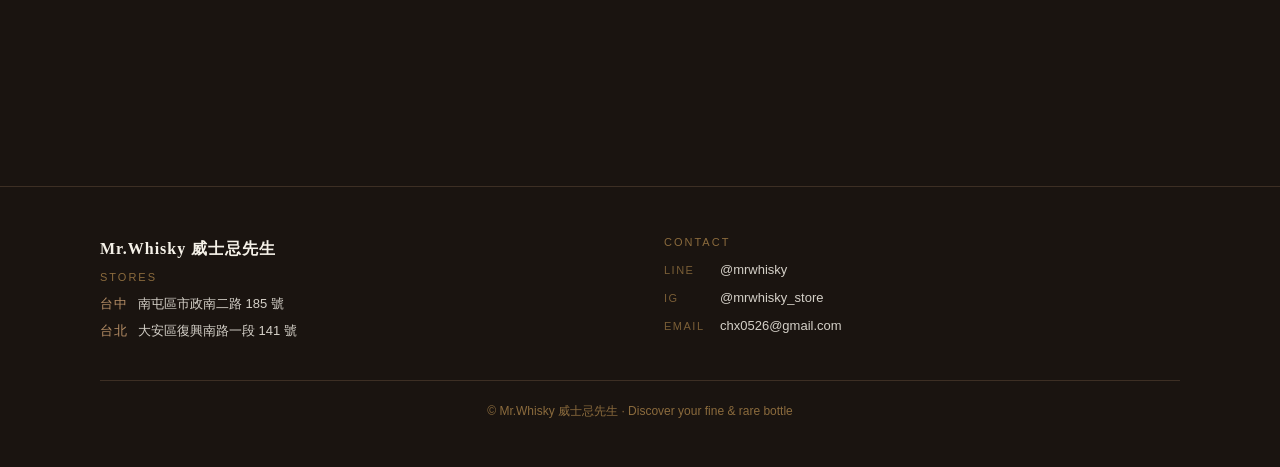
<file: typography.html>
<!DOCTYPE html>
<html lang="zh-Hant">
<head>
  <meta charset="UTF-8">
  <meta name="viewport" content="width=device-width, initial-scale=1">
  <title>Mr.Whisky CIS · 字體</title>
  <meta name="description" content="Mr.Whisky 威士忌先生品牌規範參考站">
  <link rel="preconnect" href="https://fonts.googleapis.com">
  <link rel="preconnect" href="https://fonts.gstatic.com" crossorigin>
  <link rel="stylesheet" href="https://fonts.googleapis.com/css2?family=EB+Garamond:ital,wght@0,400;0,600;1,400&family=Noto+Serif+TC:wght@400;700&display=swap">
  <link rel="stylesheet" href="style.css">
</head>
<body>
  <header class="nav">
    <div class="nav-inner">
      <a href="index.html" class="brand"><img src="assets/logos/logo-white.png" alt="Mr.Whisky" class="brand-logo-img"><span class="brand-cis-suffix">CIS</span></a>
      <nav class="menu">
        <a href="colors.html">色彩</a>
        <a href="typography.html">字體</a>
        <a href="assets.html">素材</a>
        <a href="photography.html">攝影</a>
        <a href="social.html">社群</a>
      </nav>
    </div>
  </header>

  <main>
    <section class="section">
      <div class="label">Typography</div>
      <h2>字體規範</h2>
      <p class="description">Mr.Whisky 品牌標準字以「古典襯線 + 長宋明體」為基調，呈現古典又不失現代感的優雅威士忌氣質。Logo 字體為訂製版本不可重製；一般文宣請使用下方建議的替代字體。</p>

      <h3 style="margin: 24px 0 16px; color: var(--muted); font-size: 16px; font-weight: 400; letter-spacing: 2px; text-transform: uppercase;">品牌標準字（Logo 限定）</h3>

      <div class="font-sample">
        <div class="meta">
          <span><strong>英文標準字：Minion Variable</strong></span>
          <span>古典襯線</span>
          <span>訂製修飾版</span>
        </div>
        <div style="background: var(--cream); border-radius: 8px; padding: 32px; margin: 8px 0; display: flex; align-items: center; justify-content: center;">
          <img src="assets/logos/wordmark-en-charcoal.png" alt="Mr.Whisky 英文標準字" style="max-width: 100%; height: auto; max-height: 120px;">
        </div>
        <p style="margin-top: 12px; opacity: 0.85;">以 Minion Variable 古典襯線字型為基礎，銳角處調整為圓角呈現溫潤感，<code>i</code> 的字形改為入水珠形狀以呼應酒水特性。</p>
        <p style="color: var(--muted); font-size: 13px; margin-top: 12px;">⚠️ Logo 字體為訂製版本，請勿自行重製。任何 Logo 應用請使用原始 .ai / .psd 檔。</p>
      </div>

      <div class="font-sample">
        <div class="meta">
          <span><strong>中文標準字：長宋體 + 明體</strong></span>
          <span>古典襯線</span>
          <span>訂製混合版</span>
        </div>
        <div style="background: var(--cream); border-radius: 8px; padding: 32px; margin: 8px 0; display: flex; align-items: center; justify-content: center;">
          <img src="assets/logos/wordmark-zh-charcoal.png" alt="威士忌先生 中文標準字" style="max-width: 100%; height: auto; max-height: 120px;">
        </div>
        <p style="margin-top: 12px; opacity: 0.85;">以長宋體與明體重新設計，字體尾端加入微小勾筆，呈現較為古典又不失現代感的優雅字型設計。</p>
        <p style="color: var(--muted); font-size: 13px; margin-top: 12px;">⚠️ Logo 字體為訂製版本，請勿自行重製。任何 Logo 應用請使用原始 .ai / .psd 檔。</p>
      </div>

      <h3 style="margin: 32px 0 16px; color: var(--muted); font-size: 16px; font-weight: 400; letter-spacing: 2px; text-transform: uppercase;">一般用途字體建議</h3>
      <p style="margin-bottom: 20px;">由於品牌標準字為 Logo 訂製版本不可重製，包桶提案、產品頁、社群圖文、簡報等場合請選用調性相近的可用字體：</p>

      <h3 style="margin: 24px 0 12px; color: var(--cream); font-size: 18px; font-weight: 700;">英文（標題 / 強調）</h3>

      <div class="font-sample">
        <div class="meta">
          <span><strong>EB Garamond</strong></span>
          <span>Google Fonts</span>
          <span>免費商用 · 推薦</span>
        </div>
        <div class="display-large" style="font-family: 'EB Garamond', Georgia, serif;">Discover your fine &amp; rare bottle</div>
        <div class="display-small" style="font-family: 'EB Garamond', Georgia, serif;">ABCDEFGHIJKLMNOPQRSTUVWXYZ abcdefghijklmnopqrstuvwxyz 0123456789</div>
        <p style="font-size: 13px; color: var(--muted); margin-top: 8px;">古典 Garamond 系，質感最接近 Minion。網頁用 Google Fonts 載入；印刷可下載 OTF 安裝。</p>
      </div>

      <div class="font-sample">
        <div class="meta">
          <span><strong>Georgia</strong></span>
          <span>系統內建</span>
          <span>免費 · 後備</span>
        </div>
        <div class="display-large" style="font-family: Georgia, serif;">Discover your fine &amp; rare bottle</div>
        <div class="display-small" style="font-family: Georgia, serif;">ABCDEFGHIJKLMNOPQRSTUVWXYZ abcdefghijklmnopqrstuvwxyz 0123456789</div>
        <p style="font-size: 13px; color: var(--muted); margin-top: 8px;">所有平台內建，零依賴後備方案。</p>
      </div>

      <h3 style="margin: 32px 0 12px; color: var(--cream); font-size: 18px; font-weight: 700;">中文（標題 / 強調）</h3>

      <div class="font-sample">
        <div class="meta">
          <span><strong>Noto Serif TC（思源宋體）</strong></span>
          <span>Google Fonts</span>
          <span>免費商用 · 推薦</span>
        </div>
        <div class="display-large" style="font-family: 'Noto Serif TC', 'Songti TC', serif;">威士忌先生 — 探索屬於你的稀有酒款</div>
        <div class="display-small" style="font-family: 'Noto Serif TC', 'Songti TC', serif;">原桶強度・單桶限定・配貨僅供會員</div>
        <p style="font-size: 13px; color: var(--muted); margin-top: 8px;">Adobe + Google 合作開發，最接近長宋體質感。免費商用。</p>
      </div>

      <div class="font-sample">
        <div class="meta">
          <span><strong>系統宋體（Songti TC / 新細明體）</strong></span>
          <span>系統內建</span>
          <span>免費 · 後備</span>
        </div>
        <div class="display-large" style="font-family: 'Songti TC', 'PMingLiU', '新細明體', serif;">威士忌先生 — 探索屬於你的稀有酒款</div>
        <div class="display-small" style="font-family: 'Songti TC', 'PMingLiU', '新細明體', serif;">Mac 用 Songti TC、Windows 用「新細明體」</div>
        <p style="font-size: 13px; color: var(--muted); margin-top: 8px;">無需安裝即可用，但風格較傳統，建議優先用 Noto Serif TC。</p>
      </div>

      <h3 style="margin: 32px 0 12px; color: var(--cream); font-size: 18px; font-weight: 700;">內文 / UI（無襯線）</h3>

      <div class="font-sample">
        <div class="meta">
          <span><strong>系統字（PingFang TC / -apple-system）</strong></span>
          <span>跨平台系統字</span>
        </div>
        <div class="display-small">
          Mr.Whisky 威士忌先生提供精品與稀有威士忌銷售、企業客戶包桶服務、品酒會規劃。<br>
          We offer fine &amp; rare whisky bottles, private cask service, and curated tasting events.
        </div>
        <p style="font-size: 13px; color: var(--muted); margin-top: 8px;">用於長段內文、UI、社群圖卡。Mac/iOS 用 PingFang TC、Windows 用微軟正黑體、Android 用思源黑體。</p>
      </div>

      <h3 style="margin: 32px 0 12px; color: var(--cream); font-size: 18px; font-weight: 700;">數字 / 等寬（HEX、年份、價格）</h3>

      <div class="font-sample">
        <div class="meta">
          <span><strong>SF Mono / Consolas</strong></span>
          <span>等寬</span>
          <span>系統內建</span>
        </div>
        <div class="display-large mono">Yamazaki 25 · NT$ 88,000</div>
        <div class="display-small mono">Bottled 2024-08-12 · 700ml · 43% ABV</div>
        <p style="font-size: 13px; color: var(--muted); margin-top: 8px;">產品標籤年份、容量、價格、HEX 色碼建議使用等寬字確保對齊。</p>
      </div>

      <h3 style="margin: 32px 0 16px; color: var(--muted); font-size: 16px; font-weight: 400; letter-spacing: 2px; text-transform: uppercase;">使用建議</h3>
      <table>
        <thead>
          <tr><th>場景</th><th>建議字體</th></tr>
        </thead>
        <tbody>
          <tr><td>包桶提案 PDF / 簡報主標</td><td>EB Garamond + Noto Serif TC（粗體）</td></tr>
          <tr><td>產品頁 / 網站主標</td><td>EB Garamond + Noto Serif TC</td></tr>
          <tr><td>IG / FB 圖卡內文</td><td>系統無襯線（PingFang TC），14-16px</td></tr>
          <tr><td>產品標籤年份 / 容量 / 價格</td><td>SF Mono（等寬）</td></tr>
          <tr><td>群組訊息 / 私訊</td><td>系統字，不要刻意換字</td></tr>
          <tr><td>名片 / 印刷品</td><td>EB Garamond + Noto Serif TC，金色（#D2A475）印於黑卡</td></tr>
        </tbody>
      </table>
    </section>
  </main>

  <footer>
    <div class="footer-inner">
      <div class="footer-block">
        <div class="footer-brand">Mr.Whisky 威士忌先生</div>
        <h4>Stores</h4>
        <div class="footer-store"><span class="city">台中</span>南屯區市政南二路 185 號</div>
        <div class="footer-store"><span class="city">台北</span>大安區復興南路一段 141 號</div>
      </div>
      <div class="footer-block">
        <h4>Contact</h4>
        <ul class="footer-contact">
          <li><span class="label">Line</span><a href="https://line.me/R/ti/p/@mrwhisky">@mrwhisky</a></li>
          <li><span class="label">IG</span><a href="https://www.instagram.com/mrwhisky_store">@mrwhisky_store</a></li>
          <li><span class="label">Email</span><a href="mailto:chx0526@gmail.com">chx0526@gmail.com</a></li>
        </ul>
      </div>
    </div>
    <div class="footer-bottom">© Mr.Whisky 威士忌先生 · Discover your fine &amp; rare bottle</div>
  </footer>

  <script src="copy.js"></script>
</body>
</html>
</file>
<file: style.css>
/* ===========================================
   Mr.Whisky CIS — Editorial Dark Theme
   =========================================== */

:root {
  --bg: #1A1410;
  --bg-card: #2A201A;
  --gold: #D2A475;
  --cream: #F5F1E8;
  --muted: #8B6B3D;
  --border: #3D2F24;
  --success: #7BA17B;
}

* { box-sizing: border-box; margin: 0; padding: 0; }

html { scroll-behavior: smooth; }

body {
  background: var(--bg);
  color: var(--cream);
  font-family: -apple-system, BlinkMacSystemFont, "PingFang TC", "Helvetica Neue", "Microsoft JhengHei", sans-serif;
  line-height: 1.7;
  font-size: 16px;
  -webkit-font-smoothing: antialiased;
}

h1, h2, h3, h4 {
  font-family: Georgia, "Songti TC", "Noto Serif TC", serif;
  color: var(--cream);
  line-height: 1.3;
}

a { color: var(--gold); text-decoration: none; }

code, .mono {
  font-family: "SF Mono", Consolas, Menlo, monospace;
}

/* ===== Navigation ===== */
header.nav {
  position: sticky;
  top: 0;
  background: rgba(26, 20, 16, 0.95);
  backdrop-filter: blur(8px);
  -webkit-backdrop-filter: blur(8px);
  border-bottom: 1px solid var(--border);
  padding: 16px 24px;
  z-index: 100;
}

.nav-inner {
  max-width: 1080px;
  margin: 0 auto;
  display: flex;
  align-items: center;
  gap: 24px;
}

.brand {
  font-family: Georgia, serif;
  font-weight: 700;
  font-size: 18px;
  color: var(--cream);
  display: inline-flex;
  align-items: center;
  gap: 10px;
}

.brand-logo-img {
  height: 32px;
  width: auto;
  display: block;
}

.brand-cis-suffix {
  font-family: Georgia, serif;
  letter-spacing: 2px;
  font-size: 14px;
  color: var(--muted);
  text-transform: uppercase;
}

nav.menu {
  display: flex;
  gap: 4px;
  margin-left: auto;
  font-size: 14px;
  flex-wrap: wrap;
}

nav.menu a {
  color: var(--cream);
  padding: 6px 12px;
  border-radius: 4px;
  transition: all 0.15s;
}

nav.menu a:hover { background: var(--bg-card); color: var(--gold); }

/* ===== Main Container ===== */
main {
  max-width: 1080px;
  margin: 0 auto;
  padding: 60px 24px;
}

/* ===== Hero (index page) ===== */
.hero {
  text-align: center;
  padding: 60px 0 80px;
  border-bottom: 1px solid var(--border);
}

.hero .label {
  color: var(--muted);
  letter-spacing: 3px;
  font-size: 12px;
  text-transform: uppercase;
}

.hero h1 {
  font-size: 56px;
  margin: 16px 0;
  letter-spacing: 0.02em;
}

.hero-logo-h1 {
  margin: 32px 0 20px;
  display: flex;
  justify-content: center;
}

.hero-logo-mask {
  display: block;
  width: 280px;
  height: 280px;
  -webkit-mask: url('assets/logos/combo-v-full-charcoal.png') center/contain no-repeat;
  mask: url('assets/logos/combo-v-full-charcoal.png') center/contain no-repeat;
  -webkit-mask-mode: luminance;
  mask-mode: luminance;
  background-color: var(--cream);
}

.visually-hidden {
  position: absolute;
  width: 1px;
  height: 1px;
  padding: 0;
  margin: -1px;
  overflow: hidden;
  clip: rect(0, 0, 0, 0);
  white-space: nowrap;
  border: 0;
}

.hero .tagline {
  font-style: italic;
  color: var(--gold);
  font-size: 22px;
  font-family: Georgia, serif;
}

.hero p {
  max-width: 600px;
  margin: 32px auto 0;
  opacity: 0.85;
}

/* ===== Sections ===== */
.section {
  padding: 60px 0;
  border-bottom: 1px solid var(--border);
}

.section:last-child { border-bottom: none; }

.section .label {
  color: var(--muted);
  letter-spacing: 3px;
  font-size: 12px;
  text-transform: uppercase;
  margin-bottom: 8px;
}

.section h2 {
  font-size: 36px;
  margin: 4px 0 16px;
}

.section .description {
  color: var(--cream);
  opacity: 0.8;
  margin-bottom: 32px;
  max-width: 720px;
}

/* ===== Card Grid (index landing) ===== */
.card-grid {
  display: grid;
  grid-template-columns: repeat(auto-fit, minmax(240px, 1fr));
  gap: 16px;
  margin-top: 32px;
}

.card {
  background: var(--bg-card);
  border: 1px solid var(--border);
  border-radius: 4px;
  padding: 32px 28px 28px;
  display: block;
  color: var(--cream);
  transition: border-color 0.25s, background 0.25s;
  position: relative;
}

.card:hover {
  border-color: var(--gold);
  background: #2F241C;
}

.card .card-num {
  font-family: Georgia, "Songti TC", serif;
  color: var(--muted);
  font-size: 13px;
  letter-spacing: 2px;
  display: block;
  margin-bottom: 24px;
}
.card .card-icon {
  display: block;
  width: 36px;
  height: 36px;
  color: var(--gold);
  margin-bottom: 20px;
  stroke-width: 1.25;
}
.card h3 {
  color: var(--cream);
  margin-bottom: 8px;
  font-size: 20px;
  font-weight: 400;
  letter-spacing: 0.5px;
}
.card p { font-size: 13.5px; opacity: 0.7; line-height: 1.6; }
.card .card-arrow {
  display: inline-block;
  margin-top: 18px;
  color: var(--gold);
  font-family: Georgia, serif;
  font-size: 13px;
  letter-spacing: 2px;
  opacity: 0;
  transform: translateX(-4px);
  transition: opacity 0.2s, transform 0.2s;
}
.card:hover .card-arrow { opacity: 1; transform: translateX(0); }
.card:hover h3 { color: var(--gold); }

/* ===== Color Swatches ===== */
.swatch-grid {
  display: grid;
  grid-template-columns: repeat(auto-fit, minmax(220px, 1fr));
  gap: 16px;
}

.swatch-card {
  background: var(--bg-card);
  border: 1px solid var(--border);
  border-radius: 12px;
  overflow: hidden;
}

.swatch-card .color {
  height: 140px;
  border-bottom: 1px solid var(--border);
}

.swatch-card .info { padding: 18px; }
.swatch-card .name { font-weight: 700; margin-bottom: 6px; }
.swatch-card .codes {
  font-family: "SF Mono", Consolas, Menlo, monospace;
  font-size: 12px;
  color: var(--muted);
  line-height: 1.6;
  margin-bottom: 14px;
}

/* ===== Asset Cards (logos / illustrations) ===== */
.asset-grid {
  display: grid;
  grid-template-columns: repeat(auto-fit, minmax(260px, 1fr));
  gap: 20px;
}

.asset-card {
  background: var(--bg-card);
  border: 1px solid var(--border);
  border-radius: 12px;
  overflow: hidden;
}

.asset-card .preview {
  background-image:
    linear-gradient(45deg, #d8d8d8 25%, transparent 25%),
    linear-gradient(-45deg, #d8d8d8 25%, transparent 25%),
    linear-gradient(45deg, transparent 75%, #d8d8d8 75%),
    linear-gradient(-45deg, transparent 75%, #d8d8d8 75%);
  background-size: 20px 20px;
  background-position: 0 0, 0 10px, 10px -10px, -10px 0;
  background-color: #f0f0f0;
  padding: 32px;
  display: flex;
  align-items: center;
  justify-content: center;
  min-height: 200px;
}

.asset-card .preview.dark-preview {
  background: #1a1410;
}

.asset-card .preview img {
  max-width: 100%;
  max-height: 160px;
  object-fit: contain;
}

.asset-card .preview .placeholder-img {
  color: var(--muted);
  font-style: italic;
  text-align: center;
  font-size: 13px;
}

.asset-card .info { padding: 18px; }
.asset-card h3 { font-size: 16px; color: var(--gold); margin-bottom: 4px; }
.asset-card .usage {
  font-size: 13px;
  color: var(--muted);
  margin-bottom: 16px;
  min-height: 38px;
}

.btn-group { display: flex; gap: 8px; flex-wrap: wrap; }

/* ===== Buttons ===== */
.btn {
  background: transparent;
  color: var(--gold);
  border: 1px solid var(--gold);
  padding: 8px 14px;
  border-radius: 6px;
  font-size: 13px;
  cursor: pointer;
  text-decoration: none;
  transition: all 0.15s;
  font-family: inherit;
  display: inline-flex;
  align-items: center;
  gap: 6px;
}

.btn:hover { background: var(--gold); color: var(--bg); }
.btn.copied { background: var(--success); border-color: var(--success); color: white; }

/* ===== Tables ===== */
table {
  width: 100%;
  border-collapse: separate;
  border-spacing: 0;
  margin-top: 16px;
  background: var(--bg-card);
  border: 1px solid var(--border);
  border-radius: 12px;
  overflow: hidden;
}

th, td {
  padding: 14px 16px;
  border-bottom: 1px solid var(--border);
  text-align: left;
  vertical-align: top;
}

tr:last-child th, tr:last-child td { border-bottom: none; }
th { color: var(--muted); font-weight: 400; font-size: 13px; letter-spacing: 1px; text-transform: uppercase; }
td .yes { color: var(--success); font-weight: 700; }
td .no { color: #c97a7a; font-weight: 700; }

/* ===== Typography Sample (typography page) ===== */
.font-sample {
  background: var(--bg-card);
  border: 1px solid var(--border);
  border-radius: 12px;
  padding: 28px;
  margin-bottom: 16px;
}

.font-sample .meta {
  display: flex;
  gap: 16px;
  flex-wrap: wrap;
  margin-bottom: 14px;
  font-size: 13px;
  color: var(--muted);
}

.font-sample .display-large { font-size: 40px; line-height: 1.2; margin-bottom: 8px; }
.font-sample .display-small { font-size: 16px; opacity: 0.8; }

/* ===== Photography references ===== */
.photo-grid {
  display: grid;
  grid-template-columns: repeat(auto-fit, minmax(260px, 1fr));
  gap: 20px;
  margin-bottom: 32px;
}

.photo-item {
  background: var(--bg-card);
  border: 1px solid var(--border);
  border-radius: 12px;
  overflow: hidden;
}

.photo-item .photo {
  height: 200px;
  background: #0f0a08;
  display: flex;
  align-items: center;
  justify-content: center;
  color: var(--muted);
  font-style: italic;
}

.photo-item .caption { padding: 14px 18px; font-size: 14px; color: var(--cream); opacity: 0.9; }

/* ===== Tone of voice ===== */
.tone-example {
  background: var(--bg-card);
  border-left: 3px solid var(--gold);
  padding: 20px 24px;
  margin: 12px 0;
  border-radius: 6px;
}

.tone-example .scene {
  color: var(--muted);
  font-size: 12px;
  letter-spacing: 1px;
  text-transform: uppercase;
  margin-bottom: 8px;
}

.tone-example .text { font-size: 15px; }

/* ===== Footer ===== */
footer {
  border-top: 1px solid var(--border);
  padding: 48px 24px;
  color: var(--muted);
  font-size: 13px;
  margin-top: 80px;
}

.footer-inner {
  max-width: 1080px;
  margin: 0 auto;
  display: grid;
  grid-template-columns: 1fr 1fr;
  gap: 32px 48px;
}

.footer-brand {
  font-family: Georgia, serif;
  font-weight: 700;
  font-size: 16px;
  color: var(--cream);
  letter-spacing: 1px;
  margin-bottom: 8px;
}

.footer-block h4 {
  font-family: inherit;
  font-size: 11px;
  letter-spacing: 2px;
  text-transform: uppercase;
  color: var(--muted);
  font-weight: 400;
  margin-bottom: 10px;
}

.footer-block .footer-store {
  color: var(--cream);
  opacity: 0.85;
  margin-bottom: 6px;
  line-height: 1.6;
}

.footer-block .footer-store .city {
  display: inline-block;
  width: 38px;
  color: var(--gold);
  font-family: Georgia, serif;
  letter-spacing: 1px;
}

.footer-contact {
  list-style: none;
  padding: 0;
  margin: 0;
}

.footer-contact li {
  margin-bottom: 6px;
  color: var(--cream);
  opacity: 0.85;
}

.footer-contact .label {
  display: inline-block;
  width: 56px;
  color: var(--muted);
  font-size: 11px;
  letter-spacing: 1.5px;
  text-transform: uppercase;
}

.footer-contact a { color: var(--cream); }
.footer-contact a:hover { color: var(--gold); }

.footer-bottom {
  max-width: 1080px;
  margin: 32px auto 0;
  padding-top: 20px;
  border-top: 1px solid var(--border);
  text-align: center;
  font-size: 12px;
  color: var(--muted);
}

@media (max-width: 640px) {
  .footer-inner { grid-template-columns: 1fr; gap: 24px; }
}

/* ===== Brand Logo Reference (CSS-tinted via mask) ===== */
.brand-logo {
  -webkit-mask: url('assets/logos/mark-charcoal.png') center/contain no-repeat;
  mask: url('assets/logos/mark-charcoal.png') center/contain no-repeat;
}
.brand-logo.brand-tan { background-color: #D2A475; }
.brand-logo.brand-charcoal { background-color: #3E3A39; }
.brand-logo.brand-white { background-color: #FFFFFF; }

/* ===== Responsive ===== */
@media (max-width: 768px) {
  .nav-inner { flex-wrap: wrap; }
  nav.menu { gap: 0; font-size: 13px; margin-left: 0; width: 100%; justify-content: space-between; }
  nav.menu a { padding: 4px 6px; }
  main { padding: 40px 16px; }
  .hero h1 { font-size: 36px; }
  .hero .tagline { font-size: 16px; }
  .section h2 { font-size: 24px; }
}
</file>
